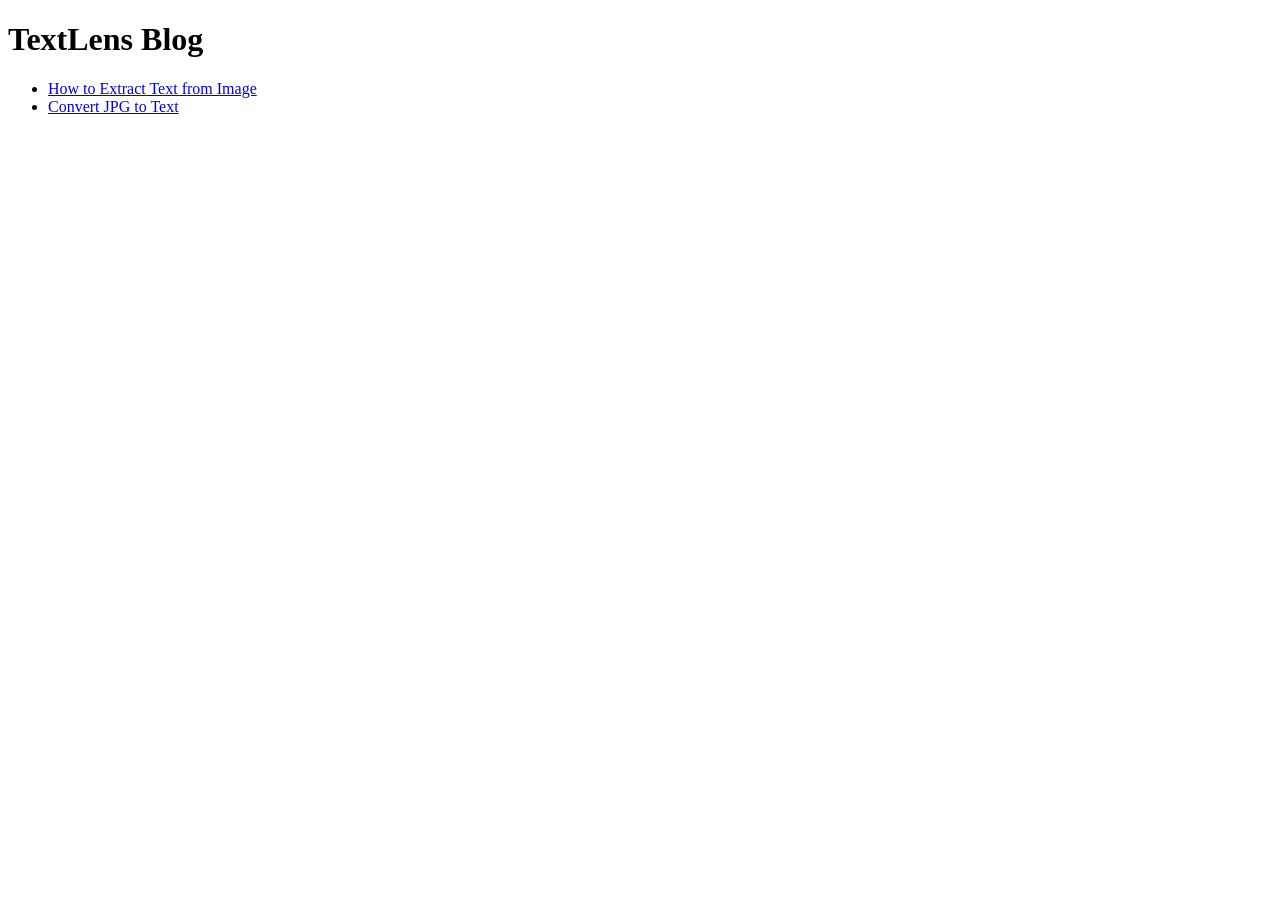
<file: blog/index.html>
<!DOCTYPE html>
<html>
<head>
  <title>Blog - TextLens</title>
</head>
<body>

<h1>TextLens Blog</h1>

<ul>
  <li><a href="post.html?post=extract-text-from-image">How to Extract Text from Image</a></li>
  <li><a href="post.html?post=jpg-to-text">Convert JPG to Text</a></li>
</ul>

</body>
</html>
</file>
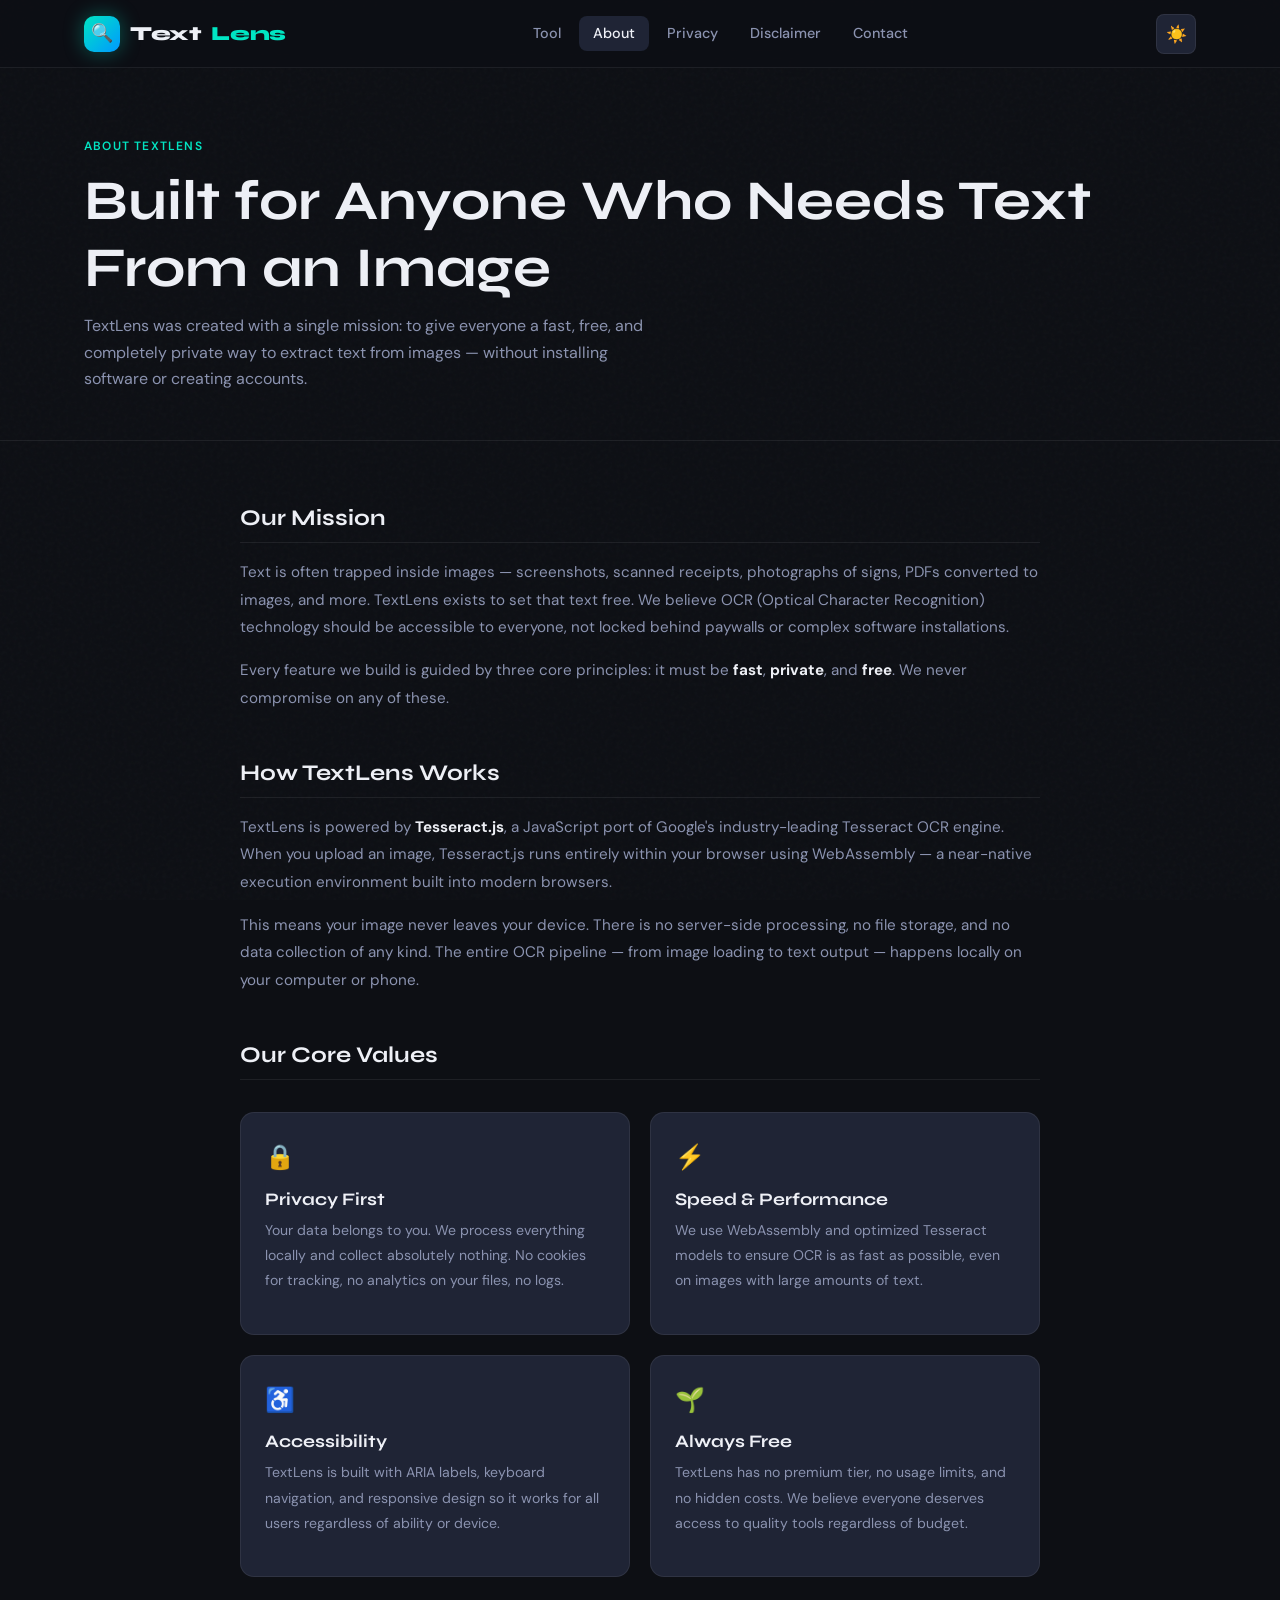
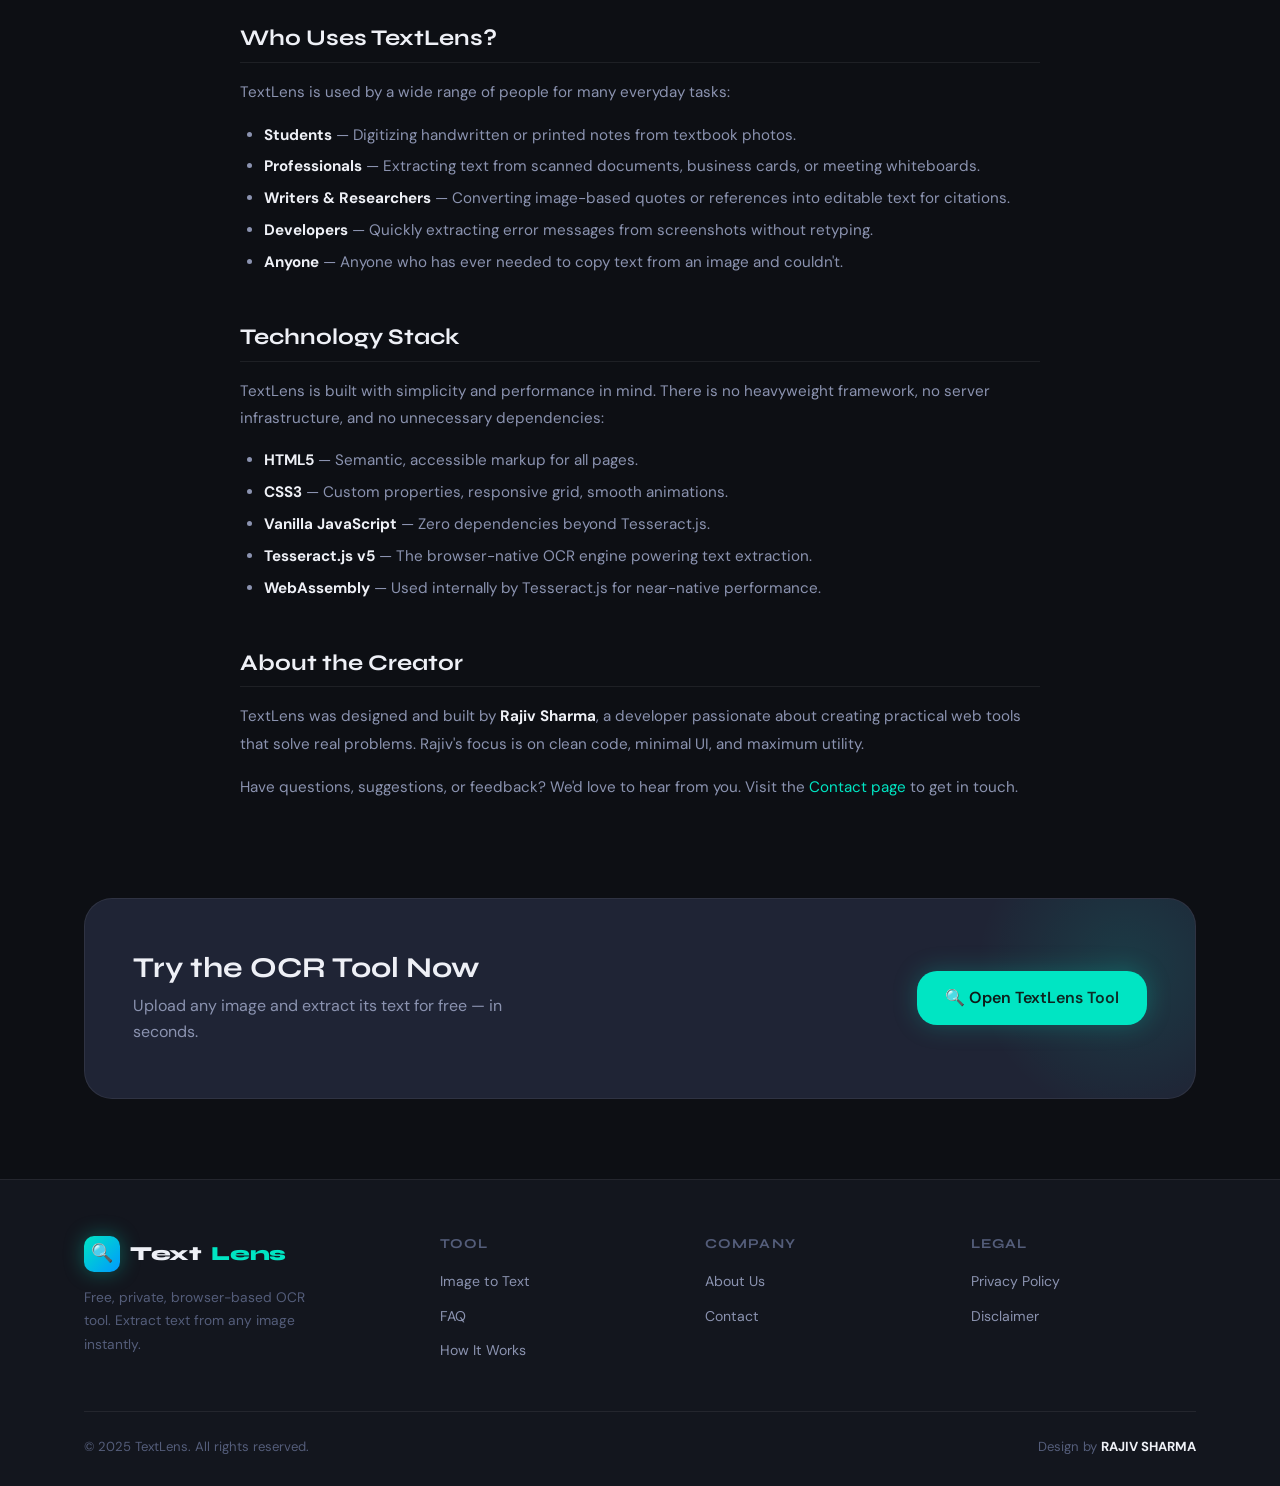
<file: about.html>
<!DOCTYPE html>
<html lang="en" data-theme="dark">
<head>
  <meta charset="UTF-8" />
  <meta name="viewport" content="width=device-width, initial-scale=1.0" />
  <title>About TextLens — Free OCR & Image to Text Tool</title>
  <meta name="description" content="Learn about TextLens, the free browser-based Image to Text OCR tool. Discover our mission to make text extraction fast, private, and accessible to everyone." />
  <meta name="robots" content="index, follow" />
  <link rel="canonical" href="https://textlens.app/about.html" />
  <link rel="stylesheet" href="style.css" />
  <link rel="icon" href="data:image/svg+xml,<svg xmlns='http://www.w3.org/2000/svg' viewBox='0 0 100 100'><text y='.9em' font-size='90'>🔍</text></svg>" />

  <script type="application/ld+json">
  {
    "@context": "https://schema.org",
    "@type": "AboutPage",
    "name": "About TextLens",
    "url": "https://textlens.app/about.html",
    "description": "About page for TextLens OCR tool — the free, private, browser-based image to text converter.",
    "mainEntity": {
      "@type": "Organization",
      "name": "TextLens",
      "url": "https://textlens.app"
    }
  }
  </script>
  <!-- Google tag (gtag.js) -->
<script async src="https://www.googletagmanager.com/gtag/js?id=G-3MMZ5KHRQS"></script>
<script>
  window.dataLayer = window.dataLayer || [];
  function gtag(){dataLayer.push(arguments);}
  gtag('js', new Date());

  gtag('config', 'G-3MMZ5KHRQS');
</script>
</head>
<body>

<nav class="navbar" role="navigation" aria-label="Main navigation">
  <div class="container nav-inner">
    <a href="index.html" class="logo" aria-label="TextLens Home">
      <div class="logo-icon" aria-hidden="true">🔍</div>
      Text<span>Lens</span>
    </a>
    <div class="nav-links" role="menubar">
      <a href="index.html" role="menuitem">Tool</a>
      <a href="about.html" role="menuitem">About</a>
      <a href="privacy-policy.html" role="menuitem">Privacy</a>
      <a href="disclaimer.html" role="menuitem">Disclaimer</a>
      <a href="contact.html" role="menuitem">Contact</a>
    </div>
    <div class="nav-right">
      <button class="theme-toggle" id="theme-toggle" aria-label="Toggle dark/light mode" title="Toggle theme">
        <span id="theme-icon">☀️</span>
      </button>
      <button class="nav-hamburger" id="hamburger" aria-label="Open menu" aria-expanded="false">
        <span></span><span></span><span></span>
      </button>
    </div>
  </div>
</nav>

<div class="mobile-nav" id="mobile-nav" role="menu">
  <a href="index.html" role="menuitem">🔍 OCR Tool</a>
  <a href="about.html" role="menuitem">ℹ️ About</a>
  <a href="privacy-policy.html" role="menuitem">🔒 Privacy Policy</a>
  <a href="disclaimer.html" role="menuitem">📋 Disclaimer</a>
  <a href="contact.html" role="menuitem">✉️ Contact</a>
</div>

<main>
  <!-- Page Hero -->
  <section class="page-hero" aria-labelledby="about-heading">
    <div class="container">
      <div class="section-tag">About TextLens</div>
      <h1 id="about-heading">Built for Anyone Who Needs Text<br>From an Image</h1>
      <p>TextLens was created with a single mission: to give everyone a fast, free, and completely private way to extract text from images — without installing software or creating accounts.</p>
    </div>
  </section>

  <div class="container">
    <div class="content-body">

      <h2>Our Mission</h2>
      <p>
        Text is often trapped inside images — screenshots, scanned receipts, photographs of signs, PDFs converted to images, and more. TextLens exists to set that text free. We believe OCR (Optical Character Recognition) technology should be accessible to everyone, not locked behind paywalls or complex software installations.
      </p>
      <p>
        Every feature we build is guided by three core principles: it must be <strong style="color:var(--text-primary)">fast</strong>, <strong style="color:var(--text-primary)">private</strong>, and <strong style="color:var(--text-primary)">free</strong>. We never compromise on any of these.
      </p>

      <h2>How TextLens Works</h2>
      <p>
        TextLens is powered by <strong style="color:var(--text-primary)">Tesseract.js</strong>, a JavaScript port of Google's industry-leading Tesseract OCR engine. When you upload an image, Tesseract.js runs entirely within your browser using WebAssembly — a near-native execution environment built into modern browsers.
      </p>
      <p>
        This means your image never leaves your device. There is no server-side processing, no file storage, and no data collection of any kind. The entire OCR pipeline — from image loading to text output — happens locally on your computer or phone.
      </p>

      <h2>Our Core Values</h2>

      <div class="about-values">
        <div class="value-card">
          <div class="value-icon">🔒</div>
          <h4>Privacy First</h4>
          <p>Your data belongs to you. We process everything locally and collect absolutely nothing. No cookies for tracking, no analytics on your files, no logs.</p>
        </div>
        <div class="value-card">
          <div class="value-icon">⚡</div>
          <h4>Speed &amp; Performance</h4>
          <p>We use WebAssembly and optimized Tesseract models to ensure OCR is as fast as possible, even on images with large amounts of text.</p>
        </div>
        <div class="value-card">
          <div class="value-icon">♿</div>
          <h4>Accessibility</h4>
          <p>TextLens is built with ARIA labels, keyboard navigation, and responsive design so it works for all users regardless of ability or device.</p>
        </div>
        <div class="value-card">
          <div class="value-icon">🌱</div>
          <h4>Always Free</h4>
          <p>TextLens has no premium tier, no usage limits, and no hidden costs. We believe everyone deserves access to quality tools regardless of budget.</p>
        </div>
      </div>

      <h2>Who Uses TextLens?</h2>
      <p>TextLens is used by a wide range of people for many everyday tasks:</p>
      <ul>
        <li><strong style="color:var(--text-primary)">Students</strong> — Digitizing handwritten or printed notes from textbook photos.</li>
        <li><strong style="color:var(--text-primary)">Professionals</strong> — Extracting text from scanned documents, business cards, or meeting whiteboards.</li>
        <li><strong style="color:var(--text-primary)">Writers &amp; Researchers</strong> — Converting image-based quotes or references into editable text for citations.</li>
        <li><strong style="color:var(--text-primary)">Developers</strong> — Quickly extracting error messages from screenshots without retyping.</li>
        <li><strong style="color:var(--text-primary)">Anyone</strong> — Anyone who has ever needed to copy text from an image and couldn't.</li>
      </ul>

      <h2>Technology Stack</h2>
      <p>TextLens is built with simplicity and performance in mind. There is no heavyweight framework, no server infrastructure, and no unnecessary dependencies:</p>
      <ul>
        <li><strong style="color:var(--text-primary)">HTML5</strong> — Semantic, accessible markup for all pages.</li>
        <li><strong style="color:var(--text-primary)">CSS3</strong> — Custom properties, responsive grid, smooth animations.</li>
        <li><strong style="color:var(--text-primary)">Vanilla JavaScript</strong> — Zero dependencies beyond Tesseract.js.</li>
        <li><strong style="color:var(--text-primary)">Tesseract.js v5</strong> — The browser-native OCR engine powering text extraction.</li>
        <li><strong style="color:var(--text-primary)">WebAssembly</strong> — Used internally by Tesseract.js for near-native performance.</li>
      </ul>

      <h2>About the Creator</h2>
      <p>
        TextLens was designed and built by <strong style="color:var(--text-primary)">Rajiv Sharma</strong>, a developer passionate about creating practical web tools that solve real problems. Rajiv's focus is on clean code, minimal UI, and maximum utility.
      </p>
      <p>
        Have questions, suggestions, or feedback? We'd love to hear from you. Visit the <a href="contact.html">Contact page</a> to get in touch.
      </p>

    </div>

    <!-- CTA -->
    <div class="cta-strip" style="margin-top:0">
      <div>
        <h2>Try the OCR Tool Now</h2>
        <p>Upload any image and extract its text for free — in seconds.</p>
      </div>
      <div class="cta-right">
        <a href="index.html" class="btn btn-primary btn-lg" aria-label="Go to the OCR tool">🔍 Open TextLens Tool</a>
      </div>
    </div>

  </div>
</main>

<footer class="footer" role="contentinfo">
  <div class="container">
    <div class="footer-grid">
      <div class="footer-brand">
        <a href="index.html" class="logo"><div class="logo-icon">🔍</div>Text<span>Lens</span></a>
        <p>Free, private, browser-based OCR tool. Extract text from any image instantly.</p>
      </div>
      <div class="footer-col">
        <h5>Tool</h5>
        <ul>
          <li><a href="index.html">Image to Text</a></li>
          <li><a href="index.html#faq-heading">FAQ</a></li>
          <li><a href="about.html">How It Works</a></li>
        </ul>
      </div>
      <div class="footer-col">
        <h5>Company</h5>
        <ul>
          <li><a href="about.html">About Us</a></li>
          <li><a href="contact.html">Contact</a></li>
        </ul>
      </div>
      <div class="footer-col">
        <h5>Legal</h5>
        <ul>
          <li><a href="privacy-policy.html">Privacy Policy</a></li>
          <li><a href="disclaimer.html">Disclaimer</a></li>
        </ul>
      </div>
    </div>
    <div class="footer-bottom">
      <p>© 2025 TextLens. All rights reserved.</p>
      <p>Design by <strong style="color:var(--text-primary)">RAJIV SHARMA</strong></p>
    </div>
  </div>
</footer>

<div class="toast" id="toast" role="alert" aria-live="assertive">
  <span class="toast-icon">✅</span>
  <span class="toast-msg"></span>
</div>

<script src="script.js"></script>
</body>
</html>
</file>
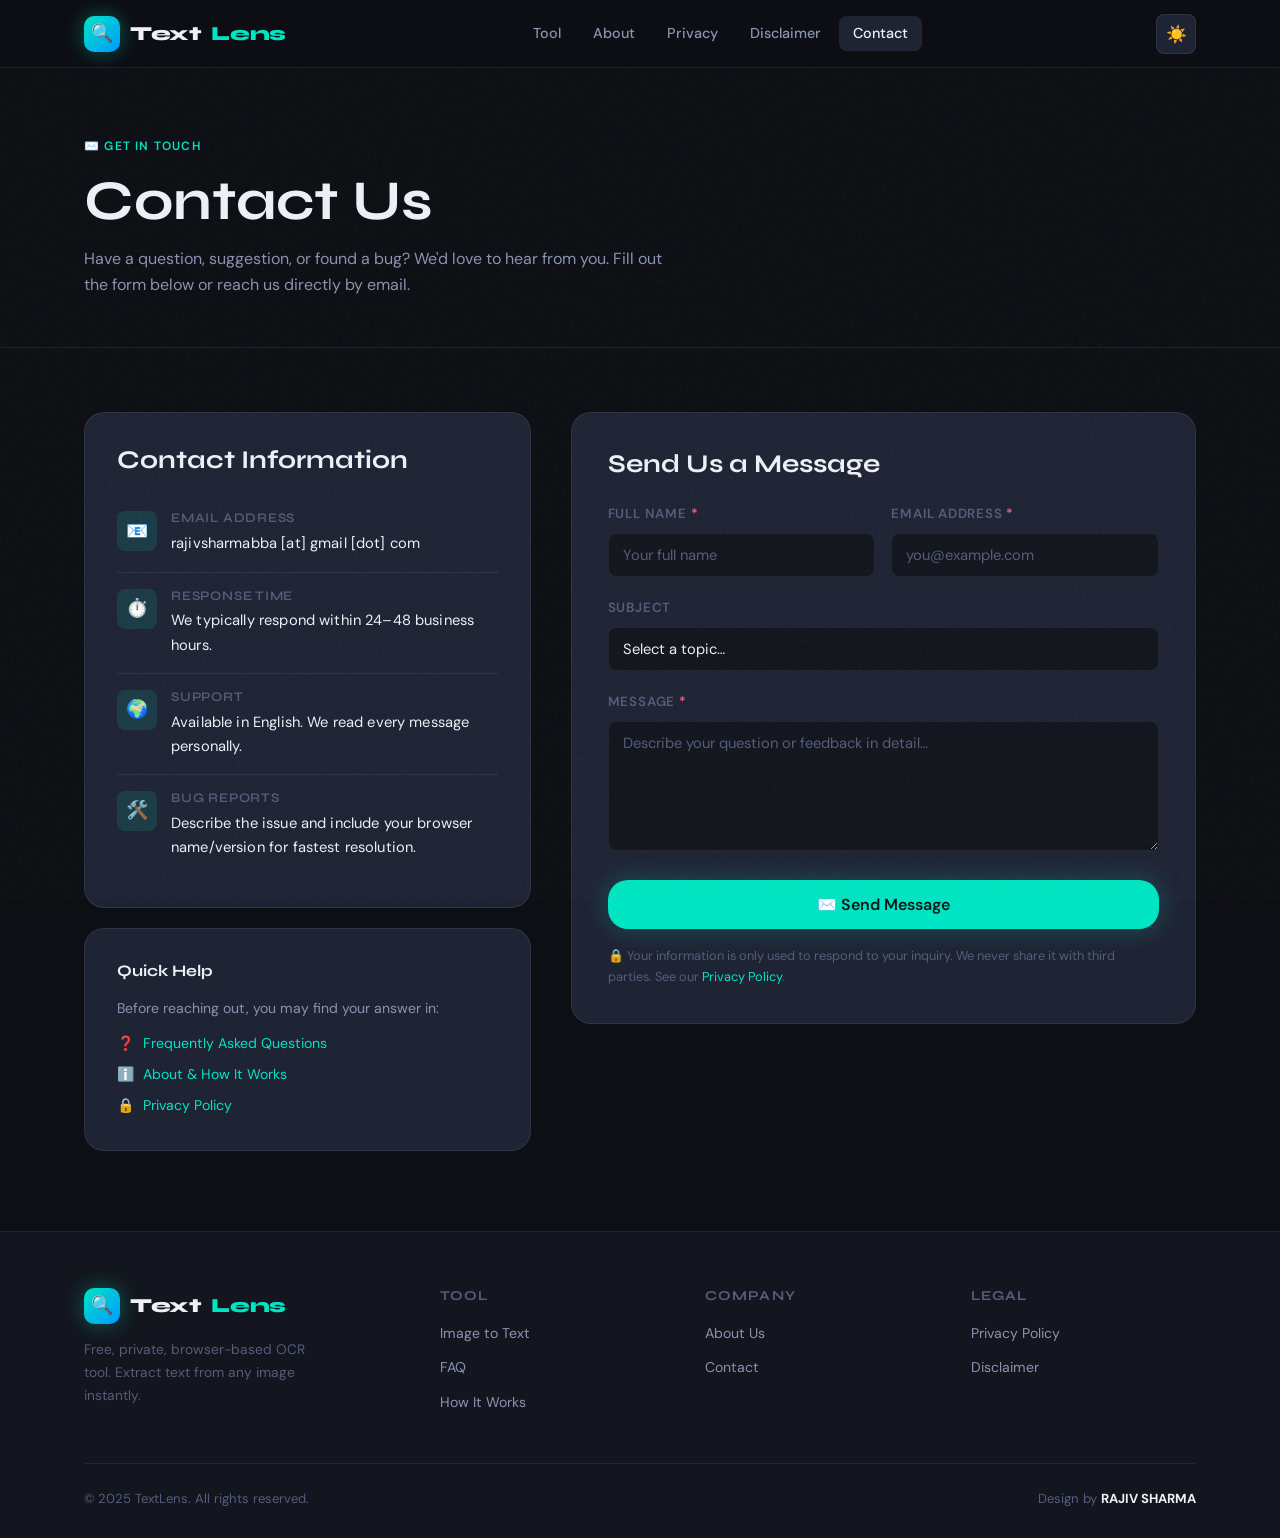
<file: contact.html>
<!DOCTYPE html>
<html lang="en" data-theme="dark">
<head>
  <meta charset="UTF-8" />
  <meta name="viewport" content="width=device-width, initial-scale=1.0" />
  <title>Contact Us — TextLens Image to Text OCR Tool</title>
  <meta name="description" content="Get in touch with the TextLens team. Have a question, suggestion, or feedback about our Image to Text OCR tool? We'd love to hear from you." />
  <meta name="robots" content="index, follow" />
  <link rel="canonical" href="https://textlens.app/contact.html" />
  <link rel="stylesheet" href="style.css" />
  <link rel="icon" href="data:image/svg+xml,<svg xmlns='http://www.w3.org/2000/svg' viewBox='0 0 100 100'><text y='.9em' font-size='90'>🔍</text></svg>" />

  <style>
    /* Extra contact-page styles */
    .contact-feedback {
      margin-top: 16px;
      padding: 12px 16px;
      border-radius: var(--radius-sm);
      font-size: 0.9rem;
      display: none;
    }
    .contact-feedback.success {
      background: var(--accent-dim);
      border: 1px solid rgba(0,229,195,0.3);
      color: var(--accent);
    }
    .contact-feedback.error {
      background: var(--error-bg);
      border: 1px solid rgba(255,95,126,0.3);
      color: var(--error);
    }
    .spinner {
      display: inline-block;
      width: 14px;
      height: 14px;
      border: 2px solid rgba(0,0,0,0.2);
      border-top-color: #0d1a17;
      border-radius: 50%;
      animation: spin 0.8s linear infinite;
      vertical-align: middle;
      margin-right: 6px;
    }
    @keyframes spin { to { transform: rotate(360deg); } }
  </style>
  <!-- Google tag (gtag.js) -->
<script async src="https://www.googletagmanager.com/gtag/js?id=G-3MMZ5KHRQS"></script>
<script>
  window.dataLayer = window.dataLayer || [];
  function gtag(){dataLayer.push(arguments);}
  gtag('js', new Date());

  gtag('config', 'G-3MMZ5KHRQS');
</script>
</head>
<body>

<nav class="navbar" role="navigation" aria-label="Main navigation">
  <div class="container nav-inner">
    <a href="index.html" class="logo" aria-label="TextLens Home">
      <div class="logo-icon" aria-hidden="true">🔍</div>
      Text<span>Lens</span>
    </a>
    <div class="nav-links" role="menubar">
      <a href="index.html" role="menuitem">Tool</a>
      <a href="about.html" role="menuitem">About</a>
      <a href="privacy-policy.html" role="menuitem">Privacy</a>
      <a href="disclaimer.html" role="menuitem">Disclaimer</a>
      <a href="contact.html" role="menuitem">Contact</a>
    </div>
    <div class="nav-right">
      <button class="theme-toggle" id="theme-toggle" aria-label="Toggle dark/light mode" title="Toggle theme">
        <span id="theme-icon">☀️</span>
      </button>
      <button class="nav-hamburger" id="hamburger" aria-label="Open menu" aria-expanded="false">
        <span></span><span></span><span></span>
      </button>
    </div>
  </div>
</nav>

<div class="mobile-nav" id="mobile-nav" role="menu">
  <a href="index.html" role="menuitem">🔍 OCR Tool</a>
  <a href="about.html" role="menuitem">ℹ️ About</a>
  <a href="privacy-policy.html" role="menuitem">🔒 Privacy Policy</a>
  <a href="disclaimer.html" role="menuitem">📋 Disclaimer</a>
  <a href="contact.html" role="menuitem">✉️ Contact</a>
</div>

<main>
  <!-- Page Hero -->
  <section class="page-hero" aria-labelledby="contact-heading">
    <div class="container">
      <div class="section-tag">✉️ Get in Touch</div>
      <h1 id="contact-heading">Contact Us</h1>
      <p>Have a question, suggestion, or found a bug? We'd love to hear from you. Fill out the form below or reach us directly by email.</p>
    </div>
  </section>

  <div class="container">
    <div class="contact-grid" role="main">

      <!-- Contact Info -->
      <aside aria-label="Contact information">
        <div class="contact-info-card">
          <h3>Contact Information</h3>

          <div class="info-item">
            <div class="info-icon" aria-hidden="true">📧</div>
            <div class="info-text">
              <h5>Email Address</h5>
              <p aria-label="Email address: rajivsharmabba at gmail dot com">
                rajivsharmabba [at] gmail [dot] com
              </p>
            </div>
          </div>

          <div class="info-item">
            <div class="info-icon" aria-hidden="true">⏱️</div>
            <div class="info-text">
              <h5>Response Time</h5>
              <p>We typically respond within 24–48 business hours.</p>
            </div>
          </div>

          <div class="info-item">
            <div class="info-icon" aria-hidden="true">🌍</div>
            <div class="info-text">
              <h5>Support</h5>
              <p>Available in English. We read every message personally.</p>
            </div>
          </div>

          <div class="info-item">
            <div class="info-icon" aria-hidden="true">🛠️</div>
            <div class="info-text">
              <h5>Bug Reports</h5>
              <p>Describe the issue and include your browser name/version for fastest resolution.</p>
            </div>
          </div>
        </div>

        <!-- Quick Help -->
        <div class="contact-info-card" style="margin-top:20px">
          <h3 style="font-size:1rem;margin-bottom:16px">Quick Help</h3>
          <p style="font-size:0.88rem;margin-bottom:12px">Before reaching out, you may find your answer in:</p>
          <ul style="display:flex;flex-direction:column;gap:8px">
            <li>
              <a href="index.html#faq-heading" style="font-size:0.88rem;display:flex;align-items:center;gap:8px">
                <span>❓</span> Frequently Asked Questions
              </a>
            </li>
            <li>
              <a href="about.html" style="font-size:0.88rem;display:flex;align-items:center;gap:8px">
                <span>ℹ️</span> About & How It Works
              </a>
            </li>
            <li>
              <a href="privacy-policy.html" style="font-size:0.88rem;display:flex;align-items:center;gap:8px">
                <span>🔒</span> Privacy Policy
              </a>
            </li>
          </ul>
        </div>
      </aside>

      <!-- Contact Form -->
      <section aria-label="Contact form">
        <div class="contact-form-card">
          <h3>Send Us a Message</h3>

          <form id="contact-form" novalidate aria-label="Contact form">

            <div class="form-row">
              <div class="form-group">
                <label for="cf-name">Full Name <span style="color:var(--error)">*</span></label>
                <input
                  type="text"
                  id="cf-name"
                  name="name"
                  placeholder="Your full name"
                  required
                  autocomplete="name"
                  aria-required="true"
                  aria-label="Your full name"
                />
              </div>
              <div class="form-group">
                <label for="cf-email">Email Address <span style="color:var(--error)">*</span></label>
                <input
                  type="email"
                  id="cf-email"
                  name="email"
                  placeholder="you@example.com"
                  required
                  autocomplete="email"
                  aria-required="true"
                  aria-label="Your email address"
                />
              </div>
            </div>

            <div class="form-group">
              <label for="cf-subject">Subject</label>
              <select id="cf-subject" name="subject" aria-label="Message subject">
                <option value="">Select a topic…</option>
                <option value="general">General Inquiry</option>
                <option value="bug">Bug Report</option>
                <option value="feature">Feature Request</option>
                <option value="accuracy">OCR Accuracy Issue</option>
                <option value="privacy">Privacy Question</option>
                <option value="other">Other</option>
              </select>
            </div>

            <div class="form-group">
              <label for="cf-message">Message <span style="color:var(--error)">*</span></label>
              <textarea
                id="cf-message"
                name="message"
                placeholder="Describe your question or feedback in detail…"
                required
                aria-required="true"
                aria-label="Your message"
              ></textarea>
            </div>

            <button type="submit" class="btn btn-primary btn-lg submit-btn" style="width:100%;justify-content:center" aria-label="Send your message">
              ✉️ Send Message
            </button>

            <div id="contact-feedback" class="contact-feedback" role="alert" aria-live="polite"></div>

            <p class="form-note">
              🔒 Your information is only used to respond to your inquiry. We never share it with third parties. See our <a href="privacy-policy.html">Privacy Policy</a>.
            </p>

          </form>
        </div>
      </section>

    </div><!-- /.contact-grid -->
  </div><!-- /.container -->
</main>

<footer class="footer" role="contentinfo">
  <div class="container">
    <div class="footer-grid">
      <div class="footer-brand">
        <a href="index.html" class="logo"><div class="logo-icon">🔍</div>Text<span>Lens</span></a>
        <p>Free, private, browser-based OCR tool. Extract text from any image instantly.</p>
      </div>
      <div class="footer-col">
        <h5>Tool</h5>
        <ul>
          <li><a href="index.html">Image to Text</a></li>
          <li><a href="index.html#faq-heading">FAQ</a></li>
          <li><a href="about.html">How It Works</a></li>
        </ul>
      </div>
      <div class="footer-col">
        <h5>Company</h5>
        <ul>
          <li><a href="about.html">About Us</a></li>
          <li><a href="contact.html">Contact</a></li>
        </ul>
      </div>
      <div class="footer-col">
        <h5>Legal</h5>
        <ul>
          <li><a href="privacy-policy.html">Privacy Policy</a></li>
          <li><a href="disclaimer.html">Disclaimer</a></li>
        </ul>
      </div>
    </div>
    <div class="footer-bottom">
      <p>© 2025 TextLens. All rights reserved.</p>
      <p>Design by <strong style="color:var(--text-primary)">RAJIV SHARMA</strong></p>
    </div>
  </div>
</footer>

<div class="toast" id="toast" role="alert" aria-live="assertive">
  <span class="toast-icon">✅</span>
  <span class="toast-msg"></span>
</div>

<script src="script.js"></script>
</body>
</html>
</file>
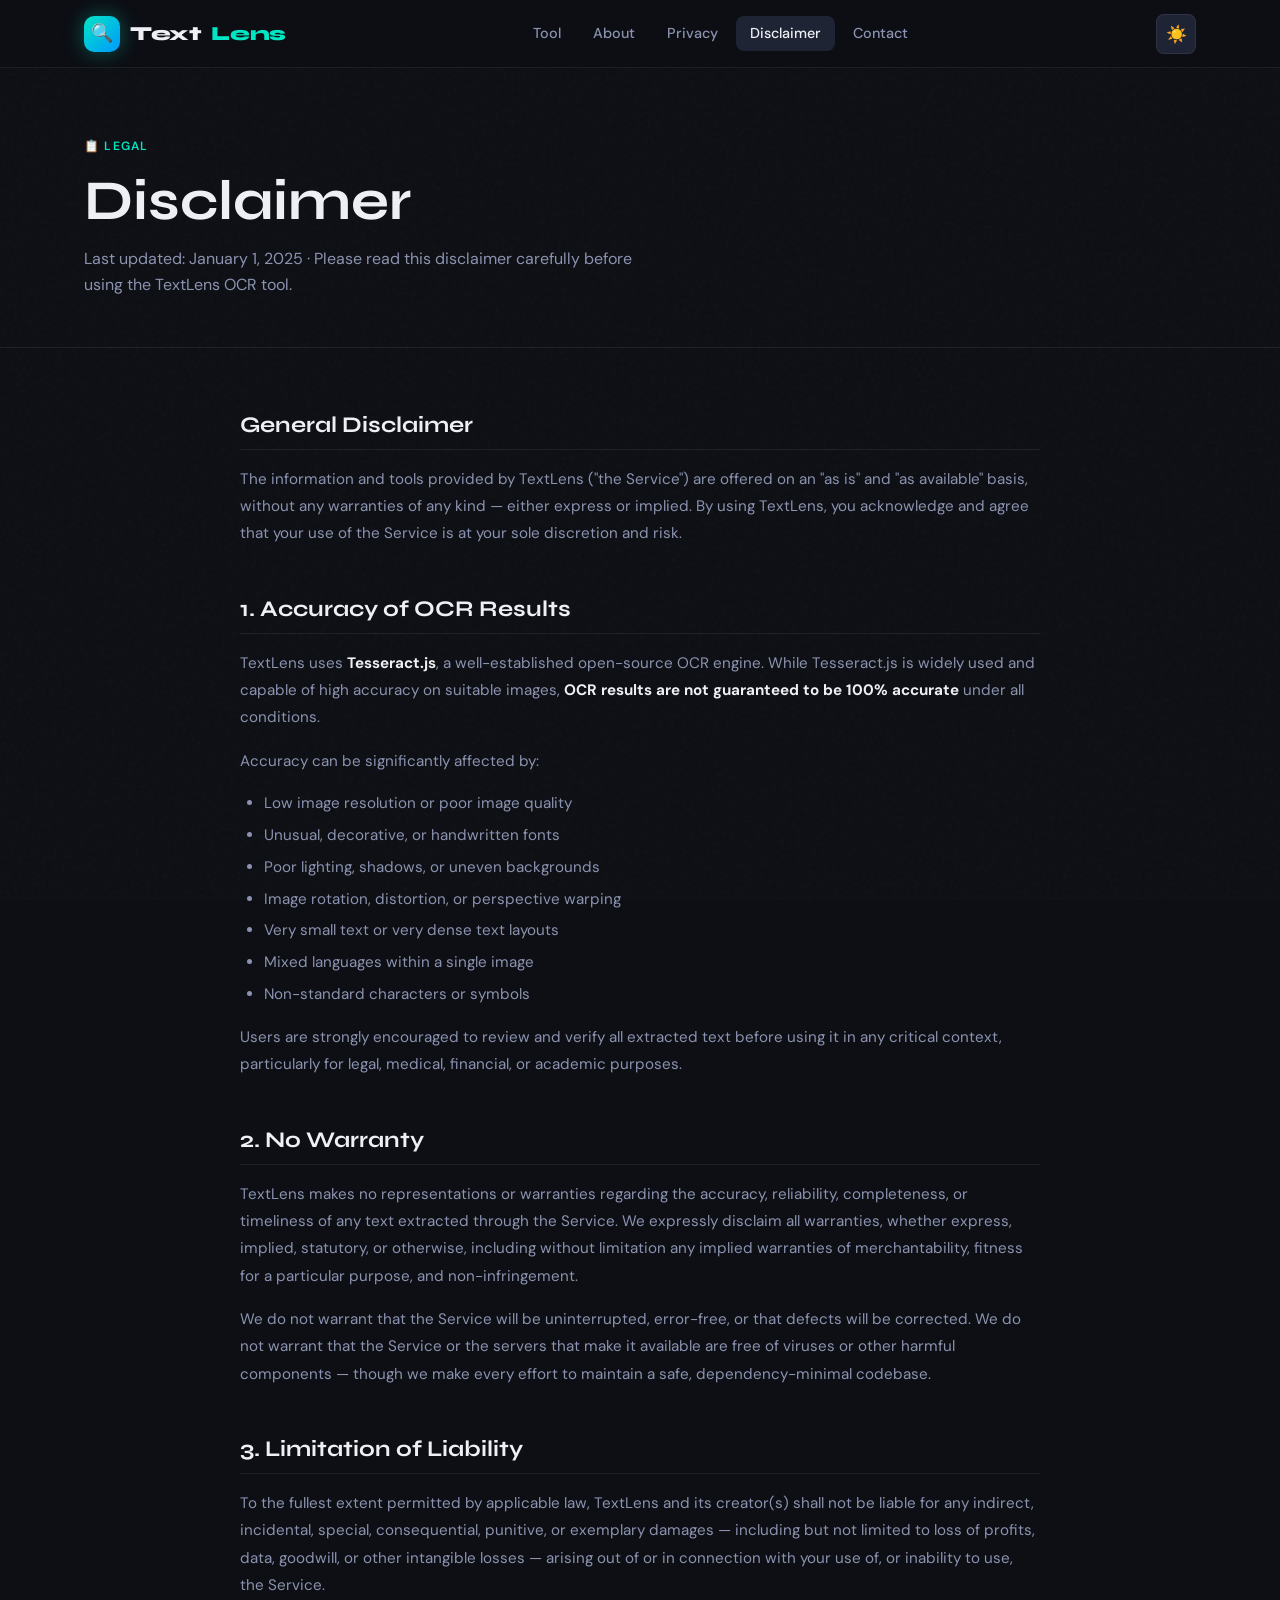
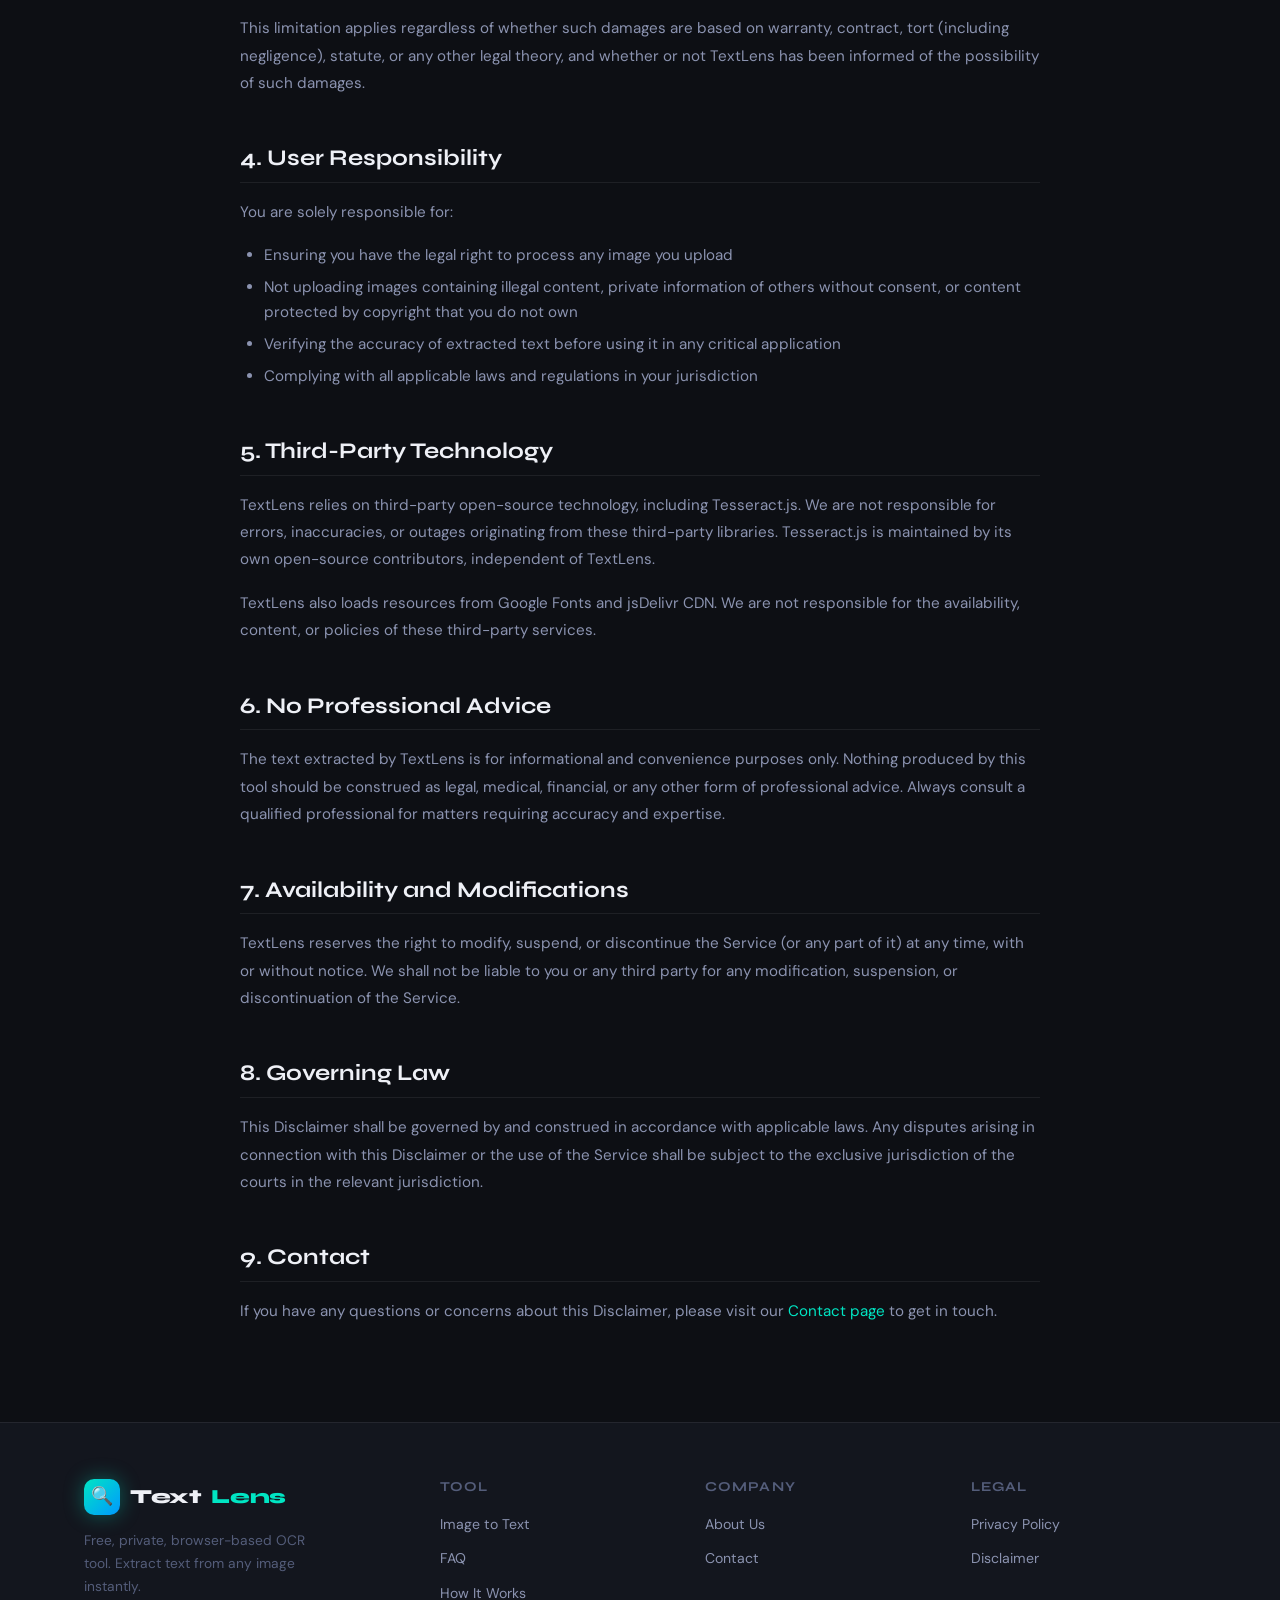
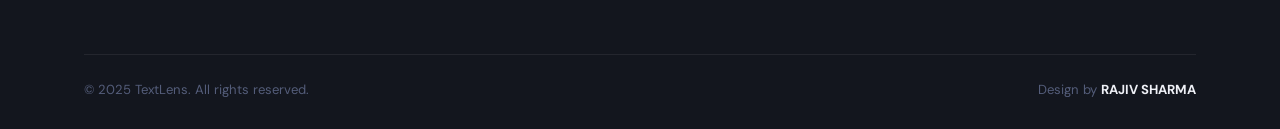
<file: disclaimer.html>
<!DOCTYPE html>
<html lang="en" data-theme="dark">
<head>
  <meta charset="UTF-8" />
  <meta name="viewport" content="width=device-width, initial-scale=1.0" />
  <title>Disclaimer — TextLens Image to Text OCR Tool</title>
  <meta name="description" content="TextLens Disclaimer. Learn about the limitations, accuracy considerations, and terms of use for our free browser-based OCR tool." />
  <meta name="robots" content="index, follow" />
  <link rel="canonical" href="https://textlens.app/disclaimer.html" />
  <link rel="stylesheet" href="style.css" />
  <link rel="icon" href="data:image/svg+xml,<svg xmlns='http://www.w3.org/2000/svg' viewBox='0 0 100 100'><text y='.9em' font-size='90'>🔍</text></svg>" />
  <!-- Google tag (gtag.js) -->
<script async src="https://www.googletagmanager.com/gtag/js?id=G-3MMZ5KHRQS"></script>
<script>
  window.dataLayer = window.dataLayer || [];
  function gtag(){dataLayer.push(arguments);}
  gtag('js', new Date());

  gtag('config', 'G-3MMZ5KHRQS');
</script>
</head>
<body>

<nav class="navbar" role="navigation" aria-label="Main navigation">
  <div class="container nav-inner">
    <a href="index.html" class="logo" aria-label="TextLens Home">
      <div class="logo-icon" aria-hidden="true">🔍</div>
      Text<span>Lens</span>
    </a>
    <div class="nav-links" role="menubar">
      <a href="index.html" role="menuitem">Tool</a>
      <a href="about.html" role="menuitem">About</a>
      <a href="privacy-policy.html" role="menuitem">Privacy</a>
      <a href="disclaimer.html" role="menuitem">Disclaimer</a>
      <a href="contact.html" role="menuitem">Contact</a>
    </div>
    <div class="nav-right">
      <button class="theme-toggle" id="theme-toggle" aria-label="Toggle dark/light mode" title="Toggle theme">
        <span id="theme-icon">☀️</span>
      </button>
      <button class="nav-hamburger" id="hamburger" aria-label="Open menu" aria-expanded="false">
        <span></span><span></span><span></span>
      </button>
    </div>
  </div>
</nav>

<div class="mobile-nav" id="mobile-nav" role="menu">
  <a href="index.html" role="menuitem">🔍 OCR Tool</a>
  <a href="about.html" role="menuitem">ℹ️ About</a>
  <a href="privacy-policy.html" role="menuitem">🔒 Privacy Policy</a>
  <a href="disclaimer.html" role="menuitem">📋 Disclaimer</a>
  <a href="contact.html" role="menuitem">✉️ Contact</a>
</div>

<main>
  <section class="page-hero" aria-labelledby="disclaimer-heading">
    <div class="container">
      <div class="section-tag">📋 Legal</div>
      <h1 id="disclaimer-heading">Disclaimer</h1>
      <p>Last updated: January 1, 2025 · Please read this disclaimer carefully before using the TextLens OCR tool.</p>
    </div>
  </section>

  <div class="container">
    <div class="content-body">

      <h2>General Disclaimer</h2>
      <p>
        The information and tools provided by TextLens ("the Service") are offered on an "as is" and "as available" basis, without any warranties of any kind — either express or implied. By using TextLens, you acknowledge and agree that your use of the Service is at your sole discretion and risk.
      </p>

      <h2>1. Accuracy of OCR Results</h2>
      <p>
        TextLens uses <strong style="color:var(--text-primary)">Tesseract.js</strong>, a well-established open-source OCR engine. While Tesseract.js is widely used and capable of high accuracy on suitable images, <strong style="color:var(--text-primary)">OCR results are not guaranteed to be 100% accurate</strong> under all conditions.
      </p>
      <p>Accuracy can be significantly affected by:</p>
      <ul>
        <li>Low image resolution or poor image quality</li>
        <li>Unusual, decorative, or handwritten fonts</li>
        <li>Poor lighting, shadows, or uneven backgrounds</li>
        <li>Image rotation, distortion, or perspective warping</li>
        <li>Very small text or very dense text layouts</li>
        <li>Mixed languages within a single image</li>
        <li>Non-standard characters or symbols</li>
      </ul>
      <p>
        Users are strongly encouraged to review and verify all extracted text before using it in any critical context, particularly for legal, medical, financial, or academic purposes.
      </p>

      <h2>2. No Warranty</h2>
      <p>
        TextLens makes no representations or warranties regarding the accuracy, reliability, completeness, or timeliness of any text extracted through the Service. We expressly disclaim all warranties, whether express, implied, statutory, or otherwise, including without limitation any implied warranties of merchantability, fitness for a particular purpose, and non-infringement.
      </p>
      <p>
        We do not warrant that the Service will be uninterrupted, error-free, or that defects will be corrected. We do not warrant that the Service or the servers that make it available are free of viruses or other harmful components — though we make every effort to maintain a safe, dependency-minimal codebase.
      </p>

      <h2>3. Limitation of Liability</h2>
      <p>
        To the fullest extent permitted by applicable law, TextLens and its creator(s) shall not be liable for any indirect, incidental, special, consequential, punitive, or exemplary damages — including but not limited to loss of profits, data, goodwill, or other intangible losses — arising out of or in connection with your use of, or inability to use, the Service.
      </p>
      <p>
        This limitation applies regardless of whether such damages are based on warranty, contract, tort (including negligence), statute, or any other legal theory, and whether or not TextLens has been informed of the possibility of such damages.
      </p>

      <h2>4. User Responsibility</h2>
      <p>You are solely responsible for:</p>
      <ul>
        <li>Ensuring you have the legal right to process any image you upload</li>
        <li>Not uploading images containing illegal content, private information of others without consent, or content protected by copyright that you do not own</li>
        <li>Verifying the accuracy of extracted text before using it in any critical application</li>
        <li>Complying with all applicable laws and regulations in your jurisdiction</li>
      </ul>

      <h2>5. Third-Party Technology</h2>
      <p>
        TextLens relies on third-party open-source technology, including Tesseract.js. We are not responsible for errors, inaccuracies, or outages originating from these third-party libraries. Tesseract.js is maintained by its own open-source contributors, independent of TextLens.
      </p>
      <p>
        TextLens also loads resources from Google Fonts and jsDelivr CDN. We are not responsible for the availability, content, or policies of these third-party services.
      </p>

      <h2>6. No Professional Advice</h2>
      <p>
        The text extracted by TextLens is for informational and convenience purposes only. Nothing produced by this tool should be construed as legal, medical, financial, or any other form of professional advice. Always consult a qualified professional for matters requiring accuracy and expertise.
      </p>

      <h2>7. Availability and Modifications</h2>
      <p>
        TextLens reserves the right to modify, suspend, or discontinue the Service (or any part of it) at any time, with or without notice. We shall not be liable to you or any third party for any modification, suspension, or discontinuation of the Service.
      </p>

      <h2>8. Governing Law</h2>
      <p>
        This Disclaimer shall be governed by and construed in accordance with applicable laws. Any disputes arising in connection with this Disclaimer or the use of the Service shall be subject to the exclusive jurisdiction of the courts in the relevant jurisdiction.
      </p>

      <h2>9. Contact</h2>
      <p>
        If you have any questions or concerns about this Disclaimer, please visit our <a href="contact.html">Contact page</a> to get in touch.
      </p>

    </div>
  </div>
</main>

<footer class="footer" role="contentinfo">
  <div class="container">
    <div class="footer-grid">
      <div class="footer-brand">
        <a href="index.html" class="logo"><div class="logo-icon">🔍</div>Text<span>Lens</span></a>
        <p>Free, private, browser-based OCR tool. Extract text from any image instantly.</p>
      </div>
      <div class="footer-col">
        <h5>Tool</h5>
        <ul>
          <li><a href="index.html">Image to Text</a></li>
          <li><a href="index.html#faq-heading">FAQ</a></li>
          <li><a href="about.html">How It Works</a></li>
        </ul>
      </div>
      <div class="footer-col">
        <h5>Company</h5>
        <ul>
          <li><a href="about.html">About Us</a></li>
          <li><a href="contact.html">Contact</a></li>
        </ul>
      </div>
      <div class="footer-col">
        <h5>Legal</h5>
        <ul>
          <li><a href="privacy-policy.html">Privacy Policy</a></li>
          <li><a href="disclaimer.html">Disclaimer</a></li>
        </ul>
      </div>
    </div>
    <div class="footer-bottom">
      <p>© 2025 TextLens. All rights reserved.</p>
      <p>Design by <strong style="color:var(--text-primary)">RAJIV SHARMA</strong></p>
    </div>
  </div>
</footer>

<div class="toast" id="toast" role="alert" aria-live="assertive">
  <span class="toast-icon">✅</span>
  <span class="toast-msg"></span>
</div>

<script src="script.js"></script>
</body>
</html>
</file>
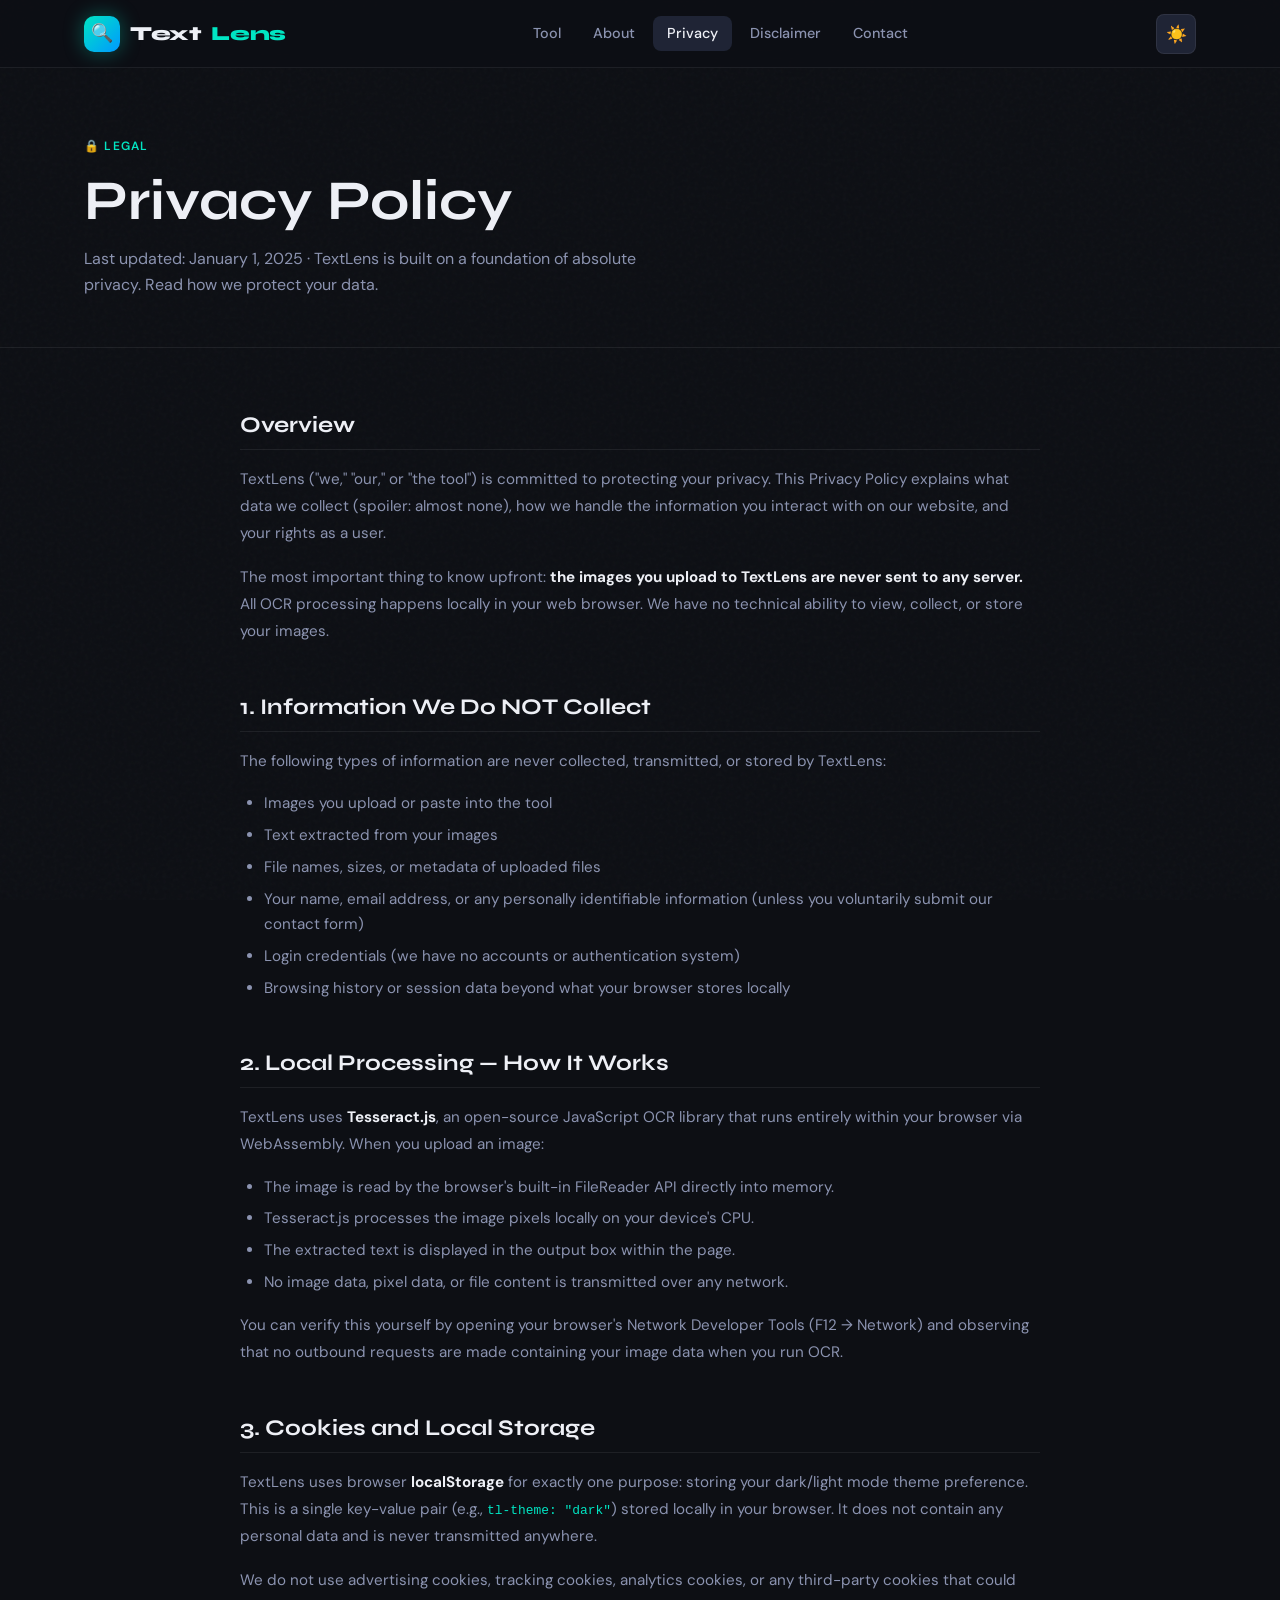
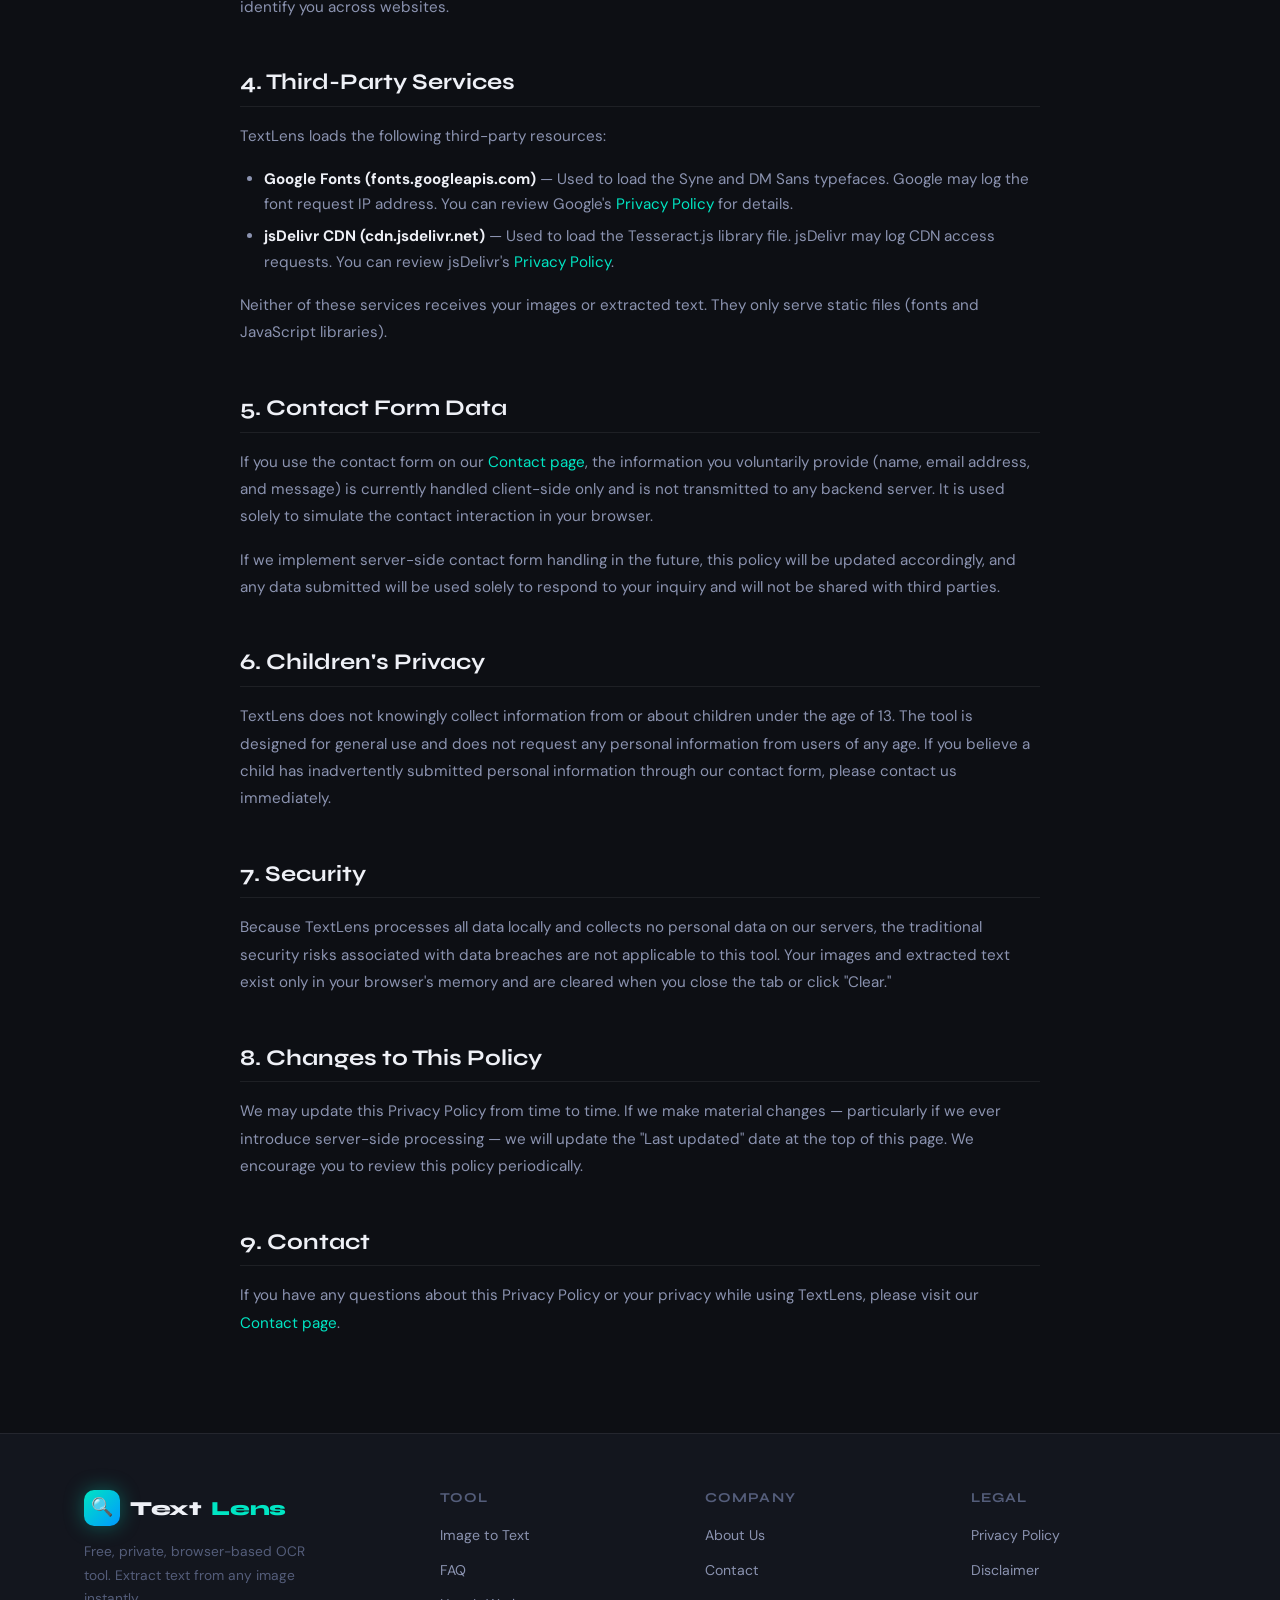
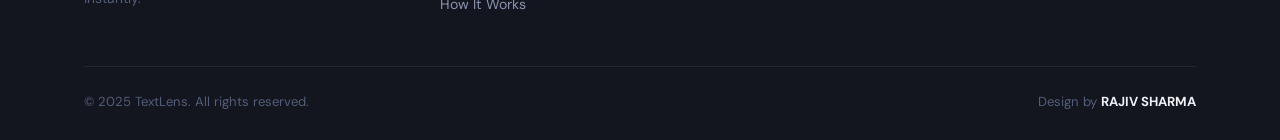
<file: privacy-policy.html>
<!DOCTYPE html>
<html lang="en" data-theme="dark">
<head>
  <meta charset="UTF-8" />
  <meta name="viewport" content="width=device-width, initial-scale=1.0" />
  <title>Privacy Policy — TextLens Image to Text OCR Tool</title>
  <meta name="description" content="TextLens Privacy Policy. We process all images locally in your browser. No data is collected, stored, or transmitted to any server. Your privacy is our top priority." />
  <meta name="robots" content="index, follow" />
  <link rel="canonical" href="https://textlens.app/privacy-policy.html" />
  <link rel="stylesheet" href="style.css" />
  <link rel="icon" href="data:image/svg+xml,<svg xmlns='http://www.w3.org/2000/svg' viewBox='0 0 100 100'><text y='.9em' font-size='90'>🔍</text></svg>" />
  <!-- Google tag (gtag.js) -->
<script async src="https://www.googletagmanager.com/gtag/js?id=G-3MMZ5KHRQS"></script>
<script>
  window.dataLayer = window.dataLayer || [];
  function gtag(){dataLayer.push(arguments);}
  gtag('js', new Date());

  gtag('config', 'G-3MMZ5KHRQS');
</script>
</head>
<body>

<nav class="navbar" role="navigation" aria-label="Main navigation">
  <div class="container nav-inner">
    <a href="index.html" class="logo" aria-label="TextLens Home">
      <div class="logo-icon" aria-hidden="true">🔍</div>
      Text<span>Lens</span>
    </a>
    <div class="nav-links" role="menubar">
      <a href="index.html" role="menuitem">Tool</a>
      <a href="about.html" role="menuitem">About</a>
      <a href="privacy-policy.html" role="menuitem">Privacy</a>
      <a href="disclaimer.html" role="menuitem">Disclaimer</a>
      <a href="contact.html" role="menuitem">Contact</a>
    </div>
    <div class="nav-right">
      <button class="theme-toggle" id="theme-toggle" aria-label="Toggle dark/light mode" title="Toggle theme">
        <span id="theme-icon">☀️</span>
      </button>
      <button class="nav-hamburger" id="hamburger" aria-label="Open menu" aria-expanded="false">
        <span></span><span></span><span></span>
      </button>
    </div>
  </div>
</nav>

<div class="mobile-nav" id="mobile-nav" role="menu">
  <a href="index.html" role="menuitem">🔍 OCR Tool</a>
  <a href="about.html" role="menuitem">ℹ️ About</a>
  <a href="privacy-policy.html" role="menuitem">🔒 Privacy Policy</a>
  <a href="disclaimer.html" role="menuitem">📋 Disclaimer</a>
  <a href="contact.html" role="menuitem">✉️ Contact</a>
</div>

<main>
  <section class="page-hero" aria-labelledby="privacy-heading">
    <div class="container">
      <div class="section-tag">🔒 Legal</div>
      <h1 id="privacy-heading">Privacy Policy</h1>
      <p>Last updated: January 1, 2025 · TextLens is built on a foundation of absolute privacy. Read how we protect your data.</p>
    </div>
  </section>

  <div class="container">
    <div class="content-body">

      <h2>Overview</h2>
      <p>
        TextLens ("we," "our," or "the tool") is committed to protecting your privacy. This Privacy Policy explains what data we collect (spoiler: almost none), how we handle the information you interact with on our website, and your rights as a user.
      </p>
      <p>
        The most important thing to know upfront: <strong style="color:var(--text-primary)">the images you upload to TextLens are never sent to any server.</strong> All OCR processing happens locally in your web browser. We have no technical ability to view, collect, or store your images.
      </p>

      <h2>1. Information We Do NOT Collect</h2>
      <p>The following types of information are never collected, transmitted, or stored by TextLens:</p>
      <ul>
        <li>Images you upload or paste into the tool</li>
        <li>Text extracted from your images</li>
        <li>File names, sizes, or metadata of uploaded files</li>
        <li>Your name, email address, or any personally identifiable information (unless you voluntarily submit our contact form)</li>
        <li>Login credentials (we have no accounts or authentication system)</li>
        <li>Browsing history or session data beyond what your browser stores locally</li>
      </ul>

      <h2>2. Local Processing — How It Works</h2>
      <p>
        TextLens uses <strong style="color:var(--text-primary)">Tesseract.js</strong>, an open-source JavaScript OCR library that runs entirely within your browser via WebAssembly. When you upload an image:
      </p>
      <ul>
        <li>The image is read by the browser's built-in FileReader API directly into memory.</li>
        <li>Tesseract.js processes the image pixels locally on your device's CPU.</li>
        <li>The extracted text is displayed in the output box within the page.</li>
        <li>No image data, pixel data, or file content is transmitted over any network.</li>
      </ul>
      <p>You can verify this yourself by opening your browser's Network Developer Tools (F12 → Network) and observing that no outbound requests are made containing your image data when you run OCR.</p>

      <h2>3. Cookies and Local Storage</h2>
      <p>TextLens uses browser <strong style="color:var(--text-primary)">localStorage</strong> for exactly one purpose: storing your dark/light mode theme preference. This is a single key-value pair (e.g., <code style="color:var(--accent);font-size:0.85em">tl-theme: "dark"</code>) stored locally in your browser. It does not contain any personal data and is never transmitted anywhere.</p>
      <p>We do not use advertising cookies, tracking cookies, analytics cookies, or any third-party cookies that could identify you across websites.</p>

      <h2>4. Third-Party Services</h2>
      <p>TextLens loads the following third-party resources:</p>
      <ul>
        <li><strong style="color:var(--text-primary)">Google Fonts (fonts.googleapis.com)</strong> — Used to load the Syne and DM Sans typefaces. Google may log the font request IP address. You can review Google's <a href="https://policies.google.com/privacy" target="_blank" rel="noopener noreferrer">Privacy Policy</a> for details.</li>
        <li><strong style="color:var(--text-primary)">jsDelivr CDN (cdn.jsdelivr.net)</strong> — Used to load the Tesseract.js library file. jsDelivr may log CDN access requests. You can review jsDelivr's <a href="https://www.jsdelivr.com/privacy-policy-jsdelivr-net" target="_blank" rel="noopener noreferrer">Privacy Policy</a>.</li>
      </ul>
      <p>Neither of these services receives your images or extracted text. They only serve static files (fonts and JavaScript libraries).</p>

      <h2>5. Contact Form Data</h2>
      <p>
        If you use the contact form on our <a href="contact.html">Contact page</a>, the information you voluntarily provide (name, email address, and message) is currently handled client-side only and is not transmitted to any backend server. It is used solely to simulate the contact interaction in your browser.
      </p>
      <p>If we implement server-side contact form handling in the future, this policy will be updated accordingly, and any data submitted will be used solely to respond to your inquiry and will not be shared with third parties.</p>

      <h2>6. Children's Privacy</h2>
      <p>
        TextLens does not knowingly collect information from or about children under the age of 13. The tool is designed for general use and does not request any personal information from users of any age. If you believe a child has inadvertently submitted personal information through our contact form, please contact us immediately.
      </p>

      <h2>7. Security</h2>
      <p>
        Because TextLens processes all data locally and collects no personal data on our servers, the traditional security risks associated with data breaches are not applicable to this tool. Your images and extracted text exist only in your browser's memory and are cleared when you close the tab or click "Clear."
      </p>

      <h2>8. Changes to This Policy</h2>
      <p>
        We may update this Privacy Policy from time to time. If we make material changes — particularly if we ever introduce server-side processing — we will update the "Last updated" date at the top of this page. We encourage you to review this policy periodically.
      </p>

      <h2>9. Contact</h2>
      <p>
        If you have any questions about this Privacy Policy or your privacy while using TextLens, please visit our <a href="contact.html">Contact page</a>.
      </p>

    </div>
  </div>
</main>

<footer class="footer" role="contentinfo">
  <div class="container">
    <div class="footer-grid">
      <div class="footer-brand">
        <a href="index.html" class="logo"><div class="logo-icon">🔍</div>Text<span>Lens</span></a>
        <p>Free, private, browser-based OCR tool. Extract text from any image instantly.</p>
      </div>
      <div class="footer-col">
        <h5>Tool</h5>
        <ul>
          <li><a href="index.html">Image to Text</a></li>
          <li><a href="index.html#faq-heading">FAQ</a></li>
          <li><a href="about.html">How It Works</a></li>
        </ul>
      </div>
      <div class="footer-col">
        <h5>Company</h5>
        <ul>
          <li><a href="about.html">About Us</a></li>
          <li><a href="contact.html">Contact</a></li>
        </ul>
      </div>
      <div class="footer-col">
        <h5>Legal</h5>
        <ul>
          <li><a href="privacy-policy.html">Privacy Policy</a></li>
          <li><a href="disclaimer.html">Disclaimer</a></li>
        </ul>
      </div>
    </div>
    <div class="footer-bottom">
      <p>© 2025 TextLens. All rights reserved.</p>
      <p>Design by <strong style="color:var(--text-primary)">RAJIV SHARMA</strong></p>
    </div>
  </div>
</footer>

<div class="toast" id="toast" role="alert" aria-live="assertive">
  <span class="toast-icon">✅</span>
  <span class="toast-msg"></span>
</div>

<script src="script.js"></script>
</body>
</html>
</file>
<file: style.css>
/* ============================================================
   TextLens OCR — Global Stylesheet
   Design: Refined dark-mode-first SaaS aesthetic
   ============================================================ */

@import url('https://fonts.googleapis.com/css2?family=Syne:wght@400;500;600;700;800&family=DM+Sans:ital,opsz,wght@0,9..40,300;0,9..40,400;0,9..40,500;1,9..40,300&display=swap');

/* ── CSS Variables ── */
:root {
  --bg:           #0d0f14;
  --bg-2:         #13161e;
  --bg-3:         #1a1e2a;
  --surface:      #1f2435;
  --surface-2:    #252a3a;
  --border:       rgba(255,255,255,0.07);
  --border-2:     rgba(255,255,255,0.12);
  --accent:       #00e5c3;
  --accent-dim:   rgba(0,229,195,0.12);
  --accent-glow:  rgba(0,229,195,0.25);
  --text-primary: #eef0f6;
  --text-secondary:#8b93b0;
  --text-muted:   #545d7a;
  --error:        #ff5f7e;
  --error-bg:     rgba(255,95,126,0.1);
  --success:      #00e5c3;
  --radius-sm:    8px;
  --radius-md:    14px;
  --radius-lg:    20px;
  --radius-xl:    28px;
  --shadow-sm:    0 2px 12px rgba(0,0,0,0.3);
  --shadow-md:    0 8px 32px rgba(0,0,0,0.4);
  --shadow-lg:    0 20px 60px rgba(0,0,0,0.5);
  --shadow-accent:0 0 40px rgba(0,229,195,0.15);
  --transition:   all 0.22s cubic-bezier(0.4,0,0.2,1);
  --nav-height:   68px;
  --font-display: 'Syne', sans-serif;
  --font-body:    'DM Sans', sans-serif;
}

[data-theme="light"] {
  --bg:           #f4f6fb;
  --bg-2:         #edf0f7;
  --bg-3:         #e5e9f3;
  --surface:      #ffffff;
  --surface-2:    #f8f9fc;
  --border:       rgba(0,0,0,0.07);
  --border-2:     rgba(0,0,0,0.13);
  --accent:       #00b89d;
  --accent-dim:   rgba(0,184,157,0.10);
  --accent-glow:  rgba(0,184,157,0.20);
  --text-primary: #111827;
  --text-secondary:#4b5680;
  --text-muted:   #8d96b5;
  --error:        #e0395a;
  --error-bg:     rgba(224,57,90,0.08);
  --shadow-sm:    0 2px 12px rgba(0,0,0,0.06);
  --shadow-md:    0 8px 32px rgba(0,0,0,0.1);
  --shadow-lg:    0 20px 60px rgba(0,0,0,0.12);
  --shadow-accent:0 0 40px rgba(0,184,157,0.12);
}

/* ── Reset & Base ── */
*, *::before, *::after { box-sizing: border-box; margin: 0; padding: 0; }

html {
  scroll-behavior: smooth;
  font-size: 16px;
  -webkit-font-smoothing: antialiased;
  -moz-osx-font-smoothing: grayscale;
}

body {
  font-family: var(--font-body);
  background: var(--bg);
  color: var(--text-primary);
  line-height: 1.65;
  transition: background 0.3s ease, color 0.3s ease;
  min-height: 100vh;
  display: flex;
  flex-direction: column;
  overflow-x: hidden;
}

main { flex: 1; }

img { max-width: 100%; height: auto; display: block; }
a { color: var(--accent); text-decoration: none; transition: var(--transition); }
a:hover { opacity: 0.85; }
ul, ol { list-style: none; }
button { cursor: pointer; border: none; background: none; font-family: var(--font-body); }

/* ── Scrollbar ── */
::-webkit-scrollbar { width: 6px; height: 6px; }
::-webkit-scrollbar-track { background: var(--bg-2); }
::-webkit-scrollbar-thumb { background: var(--surface-2); border-radius: 99px; }
::-webkit-scrollbar-thumb:hover { background: var(--text-muted); }

/* ── Typography ── */
h1,h2,h3,h4,h5,h6 { font-family: var(--font-display); font-weight: 700; line-height: 1.2; }
h1 { font-size: clamp(2rem, 5vw, 3.5rem); }
h2 { font-size: clamp(1.6rem, 3.5vw, 2.4rem); }
h3 { font-size: clamp(1.2rem, 2.5vw, 1.6rem); }
h4 { font-size: 1.1rem; }
p { color: var(--text-secondary); }

/* ── Container ── */
.container {
  width: 100%;
  max-width: 1160px;
  margin: 0 auto;
  padding: 0 24px;
}

/* ── Noise Overlay ── */
body::before {
  content: '';
  position: fixed;
  inset: 0;
  background-image: url("data:image/svg+xml,%3Csvg viewBox='0 0 256 256' xmlns='http://www.w3.org/2000/svg'%3E%3Cfilter id='noise'%3E%3CfeTurbulence type='fractalNoise' baseFrequency='0.9' numOctaves='4' stitchTiles='stitch'/%3E%3C/filter%3E%3Crect width='100%25' height='100%25' filter='url(%23noise)' opacity='0.04'/%3E%3C/svg%3E");
  pointer-events: none;
  z-index: 0;
  opacity: 0.6;
}

/* ============================================================
   NAVBAR
   ============================================================ */
.navbar {
  position: sticky;
  top: 0;
  z-index: 100;
  height: var(--nav-height);
  background: rgba(13,15,20,0.85);
  backdrop-filter: blur(20px) saturate(160%);
  -webkit-backdrop-filter: blur(20px) saturate(160%);
  border-bottom: 1px solid var(--border);
  transition: var(--transition);
}

[data-theme="light"] .navbar {
  background: rgba(244,246,251,0.88);
}

.nav-inner {
  display: flex;
  align-items: center;
  justify-content: space-between;
  height: 100%;
}

.logo {
  display: flex;
  align-items: center;
  gap: 10px;
  font-family: var(--font-display);
  font-weight: 800;
  font-size: 1.25rem;
  color: var(--text-primary);
  letter-spacing: -0.02em;
}

.logo-icon {
  width: 36px;
  height: 36px;
  background: linear-gradient(135deg, var(--accent), #0099ff);
  border-radius: 10px;
  display: flex;
  align-items: center;
  justify-content: center;
  font-size: 18px;
  flex-shrink: 0;
  box-shadow: 0 0 20px rgba(0,229,195,0.35);
}

.logo span { color: var(--accent); }

.nav-links {
  display: flex;
  align-items: center;
  gap: 4px;
}

.nav-links a {
  color: var(--text-secondary);
  font-size: 0.9rem;
  font-weight: 500;
  padding: 6px 14px;
  border-radius: var(--radius-sm);
  transition: var(--transition);
}

.nav-links a:hover,
.nav-links a.active {
  color: var(--text-primary);
  background: var(--surface);
}

.nav-right {
  display: flex;
  align-items: center;
  gap: 12px;
}

/* Theme Toggle */
.theme-toggle {
  width: 40px;
  height: 40px;
  border-radius: var(--radius-sm);
  background: var(--surface);
  border: 1px solid var(--border);
  display: flex;
  align-items: center;
  justify-content: center;
  color: var(--text-secondary);
  font-size: 17px;
  transition: var(--transition);
}

.theme-toggle:hover {
  background: var(--surface-2);
  color: var(--text-primary);
  border-color: var(--border-2);
}

/* Hamburger */
.nav-hamburger {
  display: none;
  flex-direction: column;
  gap: 5px;
  width: 40px;
  height: 40px;
  align-items: center;
  justify-content: center;
  border-radius: var(--radius-sm);
  background: var(--surface);
  border: 1px solid var(--border);
}

.nav-hamburger span {
  display: block;
  width: 18px;
  height: 2px;
  background: var(--text-secondary);
  border-radius: 2px;
  transition: var(--transition);
}

/* Mobile Nav */
.mobile-nav {
  display: none;
  position: fixed;
  top: var(--nav-height);
  left: 0;
  right: 0;
  background: var(--bg-2);
  border-bottom: 1px solid var(--border);
  padding: 16px 24px;
  z-index: 99;
  flex-direction: column;
  gap: 4px;
  box-shadow: var(--shadow-md);
}

.mobile-nav.open { display: flex; }

.mobile-nav a {
  color: var(--text-secondary);
  font-weight: 500;
  padding: 10px 14px;
  border-radius: var(--radius-sm);
  transition: var(--transition);
}

.mobile-nav a:hover,
.mobile-nav a.active {
  color: var(--text-primary);
  background: var(--surface);
}

/* ============================================================
   HERO SECTION
   ============================================================ */
.hero {
  padding: 72px 0 56px;
  text-align: center;
  position: relative;
}

.hero::before {
  content: '';
  position: absolute;
  top: -100px;
  left: 50%;
  transform: translateX(-50%);
  width: 700px;
  height: 500px;
  background: radial-gradient(ellipse at center, rgba(0,229,195,0.08) 0%, transparent 70%);
  pointer-events: none;
}

.hero-badge {
  display: inline-flex;
  align-items: center;
  gap: 6px;
  background: var(--accent-dim);
  border: 1px solid rgba(0,229,195,0.2);
  color: var(--accent);
  font-size: 0.78rem;
  font-weight: 600;
  padding: 5px 14px;
  border-radius: 99px;
  margin-bottom: 24px;
  letter-spacing: 0.06em;
  text-transform: uppercase;
}

.hero h1 {
  margin-bottom: 18px;
  color: var(--text-primary);
  letter-spacing: -0.02em;
}

.hero h1 em {
  font-style: normal;
  color: var(--accent);
  position: relative;
}

.hero-sub {
  font-size: 1.05rem;
  max-width: 560px;
  margin: 0 auto 48px;
  color: var(--text-secondary);
  font-weight: 300;
  line-height: 1.75;
}

.hero-stats {
  display: flex;
  justify-content: center;
  gap: 40px;
  flex-wrap: wrap;
  margin-top: 40px;
}

.stat-item {
  text-align: center;
}

.stat-number {
  font-family: var(--font-display);
  font-size: 1.6rem;
  font-weight: 800;
  color: var(--text-primary);
  line-height: 1;
}

.stat-label {
  font-size: 0.8rem;
  color: var(--text-muted);
  margin-top: 4px;
}

/* ============================================================
   OCR TOOL CARD
   ============================================================ */
.tool-section {
  padding-bottom: 80px;
}

.tool-card {
  background: var(--surface);
  border: 1px solid var(--border);
  border-radius: var(--radius-xl);
  overflow: hidden;
  box-shadow: var(--shadow-lg), var(--shadow-accent);
  position: relative;
}

.tool-card::before {
  content: '';
  position: absolute;
  top: 0; left: 0; right: 0;
  height: 1px;
  background: linear-gradient(90deg, transparent, var(--accent), transparent);
  opacity: 0.5;
}

/* Upload Panel */
.upload-panel {
  padding: 36px;
  border-bottom: 1px solid var(--border);
}

.panel-label {
  display: flex;
  align-items: center;
  gap: 8px;
  font-family: var(--font-display);
  font-size: 0.8rem;
  font-weight: 600;
  text-transform: uppercase;
  letter-spacing: 0.1em;
  color: var(--text-muted);
  margin-bottom: 20px;
}

.panel-label .dot {
  width: 6px;
  height: 6px;
  border-radius: 50%;
  background: var(--accent);
  box-shadow: 0 0 8px var(--accent);
}

/* Drop Zone */
.drop-zone {
  border: 2px dashed var(--border-2);
  border-radius: var(--radius-lg);
  padding: 52px 24px;
  text-align: center;
  transition: var(--transition);
  background: var(--bg-2);
  cursor: pointer;
  position: relative;
  overflow: hidden;
}

.drop-zone::before {
  content: '';
  position: absolute;
  inset: 0;
  background: radial-gradient(ellipse at center, var(--accent-dim) 0%, transparent 70%);
  opacity: 0;
  transition: opacity 0.3s ease;
}

.drop-zone.drag-over {
  border-color: var(--accent);
  background: var(--bg-3);
}

.drop-zone.drag-over::before { opacity: 1; }

.drop-zone.has-image {
  border-style: solid;
  border-color: var(--accent);
  padding: 16px;
}

.drop-icon {
  width: 64px;
  height: 64px;
  background: var(--surface);
  border-radius: var(--radius-md);
  display: flex;
  align-items: center;
  justify-content: center;
  font-size: 28px;
  margin: 0 auto 20px;
  border: 1px solid var(--border);
  transition: var(--transition);
}

.drop-zone:hover .drop-icon {
  border-color: var(--accent);
  background: var(--accent-dim);
}

.drop-zone h3 {
  font-size: 1.1rem;
  margin-bottom: 8px;
  color: var(--text-primary);
}

.drop-zone p {
  font-size: 0.88rem;
  color: var(--text-muted);
  margin-bottom: 20px;
}

.drop-zone .or-divider {
  font-size: 0.78rem;
  color: var(--text-muted);
  position: relative;
  margin: 16px 0;
  display: flex;
  align-items: center;
  gap: 12px;
  max-width: 240px;
  margin-left: auto;
  margin-right: auto;
}

.drop-zone .or-divider::before,
.drop-zone .or-divider::after {
  content: '';
  flex: 1;
  height: 1px;
  background: var(--border-2);
}

/* Preview */
#preview-container {
  display: none;
  position: relative;
}

#preview-container.visible { display: block; }

#image-preview {
  width: 100%;
  max-height: 340px;
  object-fit: contain;
  border-radius: var(--radius-md);
  background: var(--bg);
}

.preview-overlay {
  position: absolute;
  top: 10px;
  right: 10px;
  display: flex;
  gap: 8px;
}

/* Buttons */
.btn {
  display: inline-flex;
  align-items: center;
  gap: 8px;
  font-family: var(--font-body);
  font-weight: 500;
  font-size: 0.9rem;
  padding: 10px 20px;
  border-radius: var(--radius-md);
  transition: var(--transition);
  white-space: nowrap;
}

.btn-primary {
  background: var(--accent);
  color: #0d1a17;
  font-weight: 600;
  box-shadow: 0 0 24px var(--accent-glow);
}

.btn-primary:hover {
  transform: translateY(-1px);
  box-shadow: 0 4px 28px var(--accent-glow);
  opacity: 0.95;
}

.btn-primary:active { transform: translateY(0); }

.btn-secondary {
  background: var(--surface-2);
  color: var(--text-secondary);
  border: 1px solid var(--border);
}

.btn-secondary:hover {
  background: var(--surface);
  color: var(--text-primary);
  border-color: var(--border-2);
}

.btn-ghost {
  background: transparent;
  color: var(--text-secondary);
  border: 1px solid var(--border);
}

.btn-ghost:hover {
  background: var(--surface);
  color: var(--text-primary);
}

.btn-danger {
  background: var(--error-bg);
  color: var(--error);
  border: 1px solid rgba(255,95,126,0.2);
}

.btn-danger:hover {
  background: rgba(255,95,126,0.18);
}

.btn-sm {
  font-size: 0.82rem;
  padding: 7px 14px;
  gap: 6px;
}

.btn-lg {
  font-size: 1rem;
  padding: 14px 28px;
  border-radius: var(--radius-lg);
}

.btn-icon {
  width: 36px;
  height: 36px;
  padding: 0;
  justify-content: center;
  border-radius: var(--radius-sm);
  font-size: 16px;
}

#file-input { display: none; }

/* Upload Actions */
.upload-actions {
  display: flex;
  align-items: center;
  justify-content: space-between;
  flex-wrap: wrap;
  gap: 12px;
  margin-top: 24px;
}

.action-left { display: flex; gap: 10px; flex-wrap: wrap; }
.action-right { display: flex; gap: 10px; }

/* ── OCR Button ── */
#ocr-btn {
  min-width: 180px;
  justify-content: center;
}

/* ============================================================
   PROGRESS / LOADING
   ============================================================ */
.progress-wrap {
  padding: 20px 36px;
  border-bottom: 1px solid var(--border);
  display: none;
}

.progress-wrap.visible { display: block; }

.progress-header {
  display: flex;
  align-items: center;
  justify-content: space-between;
  margin-bottom: 10px;
}

.progress-label {
  display: flex;
  align-items: center;
  gap: 10px;
  font-size: 0.88rem;
  color: var(--text-secondary);
}

.spinner {
  width: 16px;
  height: 16px;
  border: 2px solid var(--border-2);
  border-top-color: var(--accent);
  border-radius: 50%;
  animation: spin 0.8s linear infinite;
  flex-shrink: 0;
}

@keyframes spin {
  to { transform: rotate(360deg); }
}

.progress-pct {
  font-family: var(--font-display);
  font-weight: 700;
  color: var(--accent);
  font-size: 0.9rem;
}

.progress-bar-track {
  width: 100%;
  height: 4px;
  background: var(--bg-3);
  border-radius: 99px;
  overflow: hidden;
}

.progress-bar-fill {
  height: 100%;
  background: linear-gradient(90deg, var(--accent), #0099ff);
  border-radius: 99px;
  transition: width 0.3s ease;
  width: 0%;
  box-shadow: 0 0 12px var(--accent-glow);
}

/* ============================================================
   OUTPUT PANEL
   ============================================================ */
.output-panel {
  padding: 36px;
}

.output-header {
  display: flex;
  align-items: center;
  justify-content: space-between;
  flex-wrap: wrap;
  gap: 12px;
  margin-bottom: 16px;
}

.output-actions {
  display: flex;
  gap: 8px;
  flex-wrap: wrap;
}

#output-box {
  width: 100%;
  min-height: 220px;
  max-height: 480px;
  background: var(--bg-2);
  border: 1px solid var(--border);
  border-radius: var(--radius-md);
  padding: 20px;
  font-family: 'Courier New', monospace;
  font-size: 0.88rem;
  line-height: 1.7;
  color: var(--text-primary);
  resize: vertical;
  outline: none;
  transition: border-color 0.2s;
  overflow-y: auto;
  white-space: pre-wrap;
  word-break: break-word;
}

#output-box:focus { border-color: var(--border-2); }

.output-placeholder {
  display: flex;
  flex-direction: column;
  align-items: center;
  justify-content: center;
  min-height: 180px;
  color: var(--text-muted);
  font-family: var(--font-body);
  gap: 10px;
  text-align: center;
}

.output-placeholder .placeholder-icon { font-size: 36px; opacity: 0.4; }
.output-placeholder p { font-size: 0.88rem; color: var(--text-muted); }

.output-meta {
  display: flex;
  align-items: center;
  justify-content: space-between;
  margin-top: 10px;
  font-size: 0.78rem;
  color: var(--text-muted);
}

/* ============================================================
   TOAST NOTIFICATION
   ============================================================ */
.toast {
  position: fixed;
  bottom: 28px;
  right: 28px;
  background: var(--surface);
  border: 1px solid var(--border);
  border-radius: var(--radius-md);
  padding: 12px 20px;
  display: flex;
  align-items: center;
  gap: 10px;
  box-shadow: var(--shadow-md);
  z-index: 999;
  transform: translateY(80px);
  opacity: 0;
  transition: all 0.3s cubic-bezier(0.34,1.56,0.64,1);
  max-width: 320px;
}

.toast.show {
  transform: translateY(0);
  opacity: 1;
}

.toast-icon { font-size: 18px; }
.toast-msg { font-size: 0.88rem; color: var(--text-primary); font-weight: 500; }

.toast.success .toast-icon { color: var(--success); }
.toast.error .toast-icon { color: var(--error); }

/* ============================================================
   ERROR BANNER
   ============================================================ */
.error-banner {
  margin: 0 36px 16px;
  background: var(--error-bg);
  border: 1px solid rgba(255,95,126,0.25);
  border-radius: var(--radius-md);
  padding: 14px 18px;
  display: flex;
  align-items: flex-start;
  gap: 10px;
  display: none;
}

.error-banner.visible { display: flex; }
.error-banner .err-icon { color: var(--error); font-size: 18px; flex-shrink: 0; margin-top: 1px; }
.error-banner .err-text { font-size: 0.88rem; color: var(--error); }

/* ============================================================
   HOW IT WORKS
   ============================================================ */
.section {
  padding: 80px 0;
}

.section-header {
  text-align: center;
  margin-bottom: 56px;
}

.section-tag {
  display: inline-flex;
  align-items: center;
  gap: 6px;
  font-size: 0.75rem;
  font-weight: 600;
  text-transform: uppercase;
  letter-spacing: 0.1em;
  color: var(--accent);
  margin-bottom: 12px;
}

.section-header h2 { margin-bottom: 14px; }
.section-header p { max-width: 520px; margin: 0 auto; }

.steps-grid {
  display: grid;
  grid-template-columns: repeat(3, 1fr);
  gap: 24px;
}

.step-card {
  background: var(--surface);
  border: 1px solid var(--border);
  border-radius: var(--radius-lg);
  padding: 32px 28px;
  position: relative;
  overflow: hidden;
  transition: var(--transition);
}

.step-card:hover {
  border-color: var(--border-2);
  transform: translateY(-2px);
  box-shadow: var(--shadow-md);
}

.step-num {
  font-family: var(--font-display);
  font-size: 4rem;
  font-weight: 800;
  color: var(--border);
  position: absolute;
  top: 16px;
  right: 20px;
  line-height: 1;
  transition: var(--transition);
}

.step-card:hover .step-num { color: var(--accent-dim); }

.step-icon {
  width: 48px;
  height: 48px;
  background: var(--accent-dim);
  border-radius: var(--radius-sm);
  display: flex;
  align-items: center;
  justify-content: center;
  font-size: 22px;
  margin-bottom: 18px;
  border: 1px solid rgba(0,229,195,0.2);
}

.step-card h3 { font-size: 1.05rem; margin-bottom: 8px; }

/* ============================================================
   FEATURES
   ============================================================ */
.features-bg {
  background: var(--bg-2);
  border-top: 1px solid var(--border);
  border-bottom: 1px solid var(--border);
}

.features-grid {
  display: grid;
  grid-template-columns: repeat(3, 1fr);
  gap: 20px;
}

.feature-item {
  padding: 28px;
  border-radius: var(--radius-md);
  transition: var(--transition);
}

.feature-item:hover {
  background: var(--surface);
}

.feature-icon {
  font-size: 28px;
  margin-bottom: 14px;
}

.feature-item h4 {
  margin-bottom: 6px;
  font-size: 1rem;
}

.feature-item p { font-size: 0.88rem; }

/* ============================================================
   FAQ
   ============================================================ */
.faq-list {
  max-width: 760px;
  margin: 0 auto;
  display: flex;
  flex-direction: column;
  gap: 12px;
}

.faq-item {
  background: var(--surface);
  border: 1px solid var(--border);
  border-radius: var(--radius-md);
  overflow: hidden;
  transition: var(--transition);
}

.faq-item.open { border-color: var(--accent); }

.faq-q {
  width: 100%;
  display: flex;
  align-items: center;
  justify-content: space-between;
  padding: 18px 22px;
  text-align: left;
  font-family: var(--font-display);
  font-weight: 600;
  font-size: 0.95rem;
  color: var(--text-primary);
  gap: 16px;
  transition: var(--transition);
}

.faq-q:hover { color: var(--accent); }

.faq-arrow {
  font-size: 18px;
  color: var(--text-muted);
  transition: transform 0.25s ease;
  flex-shrink: 0;
}

.faq-item.open .faq-arrow { transform: rotate(180deg); color: var(--accent); }

.faq-a {
  max-height: 0;
  overflow: hidden;
  transition: max-height 0.35s ease, padding 0.2s ease;
}

.faq-item.open .faq-a { max-height: 500px; }

.faq-a p {
  padding: 0 22px 20px;
  font-size: 0.9rem;
  line-height: 1.7;
}

/* ============================================================
   FOOTER
   ============================================================ */
.footer {
  background: var(--bg-2);
  border-top: 1px solid var(--border);
  padding: 56px 0 28px;
  margin-top: auto;
}

.footer-grid {
  display: grid;
  grid-template-columns: 1.4fr 1fr 1fr 1fr;
  gap: 40px;
  margin-bottom: 48px;
}

.footer-brand .logo { margin-bottom: 14px; }

.footer-brand p {
  font-size: 0.86rem;
  color: var(--text-muted);
  max-width: 240px;
  line-height: 1.7;
}

.footer-col h5 {
  font-family: var(--font-display);
  font-size: 0.85rem;
  font-weight: 700;
  text-transform: uppercase;
  letter-spacing: 0.08em;
  color: var(--text-muted);
  margin-bottom: 16px;
}

.footer-col ul {
  display: flex;
  flex-direction: column;
  gap: 8px;
}

.footer-col ul li a {
  font-size: 0.88rem;
  color: var(--text-secondary);
  transition: var(--transition);
}

.footer-col ul li a:hover { color: var(--accent); }

.footer-bottom {
  border-top: 1px solid var(--border);
  padding-top: 24px;
  display: flex;
  align-items: center;
  justify-content: space-between;
  flex-wrap: wrap;
  gap: 12px;
}

.footer-bottom p {
  font-size: 0.82rem;
  color: var(--text-muted);
}

/* ============================================================
   INNER PAGE HEADER (About, Privacy, etc.)
   ============================================================ */
.page-hero {
  padding: 64px 0 48px;
  border-bottom: 1px solid var(--border);
  margin-bottom: 64px;
}

.page-hero .section-tag { margin-bottom: 10px; }

.page-hero h1 { margin-bottom: 12px; }

.page-hero p {
  max-width: 580px;
  font-size: 1rem;
}

/* ============================================================
   CONTENT PAGES (About, Privacy, Disclaimer)
   ============================================================ */
.content-body {
  max-width: 800px;
  margin: 0 auto;
  padding-bottom: 80px;
}

.content-body h2 {
  font-size: 1.4rem;
  margin-top: 48px;
  margin-bottom: 16px;
  color: var(--text-primary);
  padding-bottom: 10px;
  border-bottom: 1px solid var(--border);
}

.content-body h3 {
  font-size: 1.05rem;
  margin-top: 28px;
  margin-bottom: 10px;
}

.content-body p {
  font-size: 0.95rem;
  line-height: 1.8;
  margin-bottom: 16px;
  color: var(--text-secondary);
}

.content-body ul {
  list-style: disc;
  padding-left: 24px;
  margin-bottom: 16px;
}

.content-body ul li {
  font-size: 0.95rem;
  color: var(--text-secondary);
  margin-bottom: 6px;
  line-height: 1.7;
}

.content-body a { color: var(--accent); }

/* ============================================================
   ABOUT PAGE
   ============================================================ */
.team-card {
  background: var(--surface);
  border: 1px solid var(--border);
  border-radius: var(--radius-lg);
  padding: 32px;
  text-align: center;
}

.team-avatar {
  width: 80px;
  height: 80px;
  background: linear-gradient(135deg, var(--accent), #0099ff);
  border-radius: 50%;
  display: flex;
  align-items: center;
  justify-content: center;
  font-size: 32px;
  margin: 0 auto 16px;
}

.about-values {
  display: grid;
  grid-template-columns: repeat(2, 1fr);
  gap: 20px;
  margin: 32px 0;
}

.value-card {
  background: var(--surface);
  border: 1px solid var(--border);
  border-radius: var(--radius-md);
  padding: 24px;
  transition: var(--transition);
}

.value-card:hover {
  border-color: var(--border-2);
  transform: translateY(-2px);
}

.value-icon { font-size: 24px; margin-bottom: 12px; }
.value-card h4 { margin-bottom: 8px; }
.value-card p { font-size: 0.88rem; }

/* ============================================================
   CONTACT PAGE
   ============================================================ */
.contact-grid {
  display: grid;
  grid-template-columns: 1fr 1.4fr;
  gap: 40px;
  padding-bottom: 80px;
}

.contact-info-card {
  background: var(--surface);
  border: 1px solid var(--border);
  border-radius: var(--radius-lg);
  padding: 32px;
  height: fit-content;
}

.contact-info-card h3 { margin-bottom: 20px; }

.info-item {
  display: flex;
  gap: 14px;
  align-items: flex-start;
  padding: 16px 0;
  border-bottom: 1px solid var(--border);
}

.info-item:last-child { border-bottom: none; }

.info-icon {
  width: 40px;
  height: 40px;
  background: var(--accent-dim);
  border-radius: var(--radius-sm);
  display: flex;
  align-items: center;
  justify-content: center;
  font-size: 18px;
  flex-shrink: 0;
}

.info-text h5 {
  font-size: 0.82rem;
  font-weight: 600;
  text-transform: uppercase;
  letter-spacing: 0.06em;
  color: var(--text-muted);
  margin-bottom: 4px;
}

.info-text p {
  font-size: 0.92rem;
  color: var(--text-primary);
  font-family: var(--font-body);
  letter-spacing: 0.01em;
}

.contact-form-card {
  background: var(--surface);
  border: 1px solid var(--border);
  border-radius: var(--radius-lg);
  padding: 36px;
}

.contact-form-card h3 { margin-bottom: 24px; }

.form-row {
  display: grid;
  grid-template-columns: 1fr 1fr;
  gap: 16px;
}

.form-group {
  margin-bottom: 20px;
}

.form-group label {
  display: block;
  font-size: 0.83rem;
  font-weight: 600;
  text-transform: uppercase;
  letter-spacing: 0.06em;
  color: var(--text-muted);
  margin-bottom: 8px;
}

.form-group input,
.form-group select,
.form-group textarea {
  width: 100%;
  background: var(--bg-2);
  border: 1px solid var(--border);
  border-radius: var(--radius-sm);
  padding: 11px 14px;
  font-family: var(--font-body);
  font-size: 0.92rem;
  color: var(--text-primary);
  outline: none;
  transition: border-color 0.2s;
  appearance: none;
}

.form-group input::placeholder,
.form-group textarea::placeholder { color: var(--text-muted); }

.form-group input:focus,
.form-group select:focus,
.form-group textarea:focus {
  border-color: var(--accent);
  box-shadow: 0 0 0 3px var(--accent-dim);
}

.form-group textarea { resize: vertical; min-height: 130px; }

.form-note {
  font-size: 0.8rem;
  color: var(--text-muted);
  margin-top: 16px;
}

/* ============================================================
   CTA STRIP
   ============================================================ */
.cta-strip {
  background: var(--surface);
  border: 1px solid var(--border);
  border-radius: var(--radius-xl);
  padding: 52px 48px;
  display: flex;
  align-items: center;
  justify-content: space-between;
  gap: 32px;
  flex-wrap: wrap;
  margin-bottom: 80px;
  position: relative;
  overflow: hidden;
}

.cta-strip::before {
  content: '';
  position: absolute;
  right: -80px;
  top: -80px;
  width: 300px;
  height: 300px;
  background: radial-gradient(circle, var(--accent-dim) 0%, transparent 70%);
  pointer-events: none;
}

.cta-strip h2 { font-size: 1.8rem; margin-bottom: 8px; }
.cta-strip p { max-width: 400px; }
.cta-right { flex-shrink: 0; }

/* ============================================================
   RESPONSIVE
   ============================================================ */
@media (max-width: 900px) {
  .nav-links { display: none; }
  .nav-hamburger { display: flex; }
  .steps-grid { grid-template-columns: 1fr; }
  .features-grid { grid-template-columns: 1fr 1fr; }
  .footer-grid { grid-template-columns: 1fr 1fr; }
  .contact-grid { grid-template-columns: 1fr; }
  .form-row { grid-template-columns: 1fr; }
  .about-values { grid-template-columns: 1fr; }
  .cta-strip { flex-direction: column; text-align: center; }
  .cta-strip p { max-width: 100%; }
}

@media (max-width: 640px) {
  :root { --nav-height: 60px; }
  .container { padding: 0 16px; }
  .hero { padding: 48px 0 36px; }
  .section { padding: 56px 0; }
  .upload-panel,
  .output-panel { padding: 24px 20px; }
  .progress-wrap { padding: 16px 20px; }
  .error-banner { margin: 0 20px 16px; }
  .upload-actions { flex-direction: column; }
  .action-left, .action-right { width: 100%; }
  .action-left .btn, .action-right .btn { flex: 1; justify-content: center; }
  .features-grid { grid-template-columns: 1fr; }
  .footer-grid { grid-template-columns: 1fr; }
  .hero-stats { gap: 24px; }
  .output-actions { flex-wrap: wrap; }
  .output-actions .btn { flex: 1; min-width: 0; justify-content: center; }
  .cta-strip { padding: 32px 24px; }
  .contact-form-card { padding: 24px 20px; }
  .contact-info-card { padding: 24px 20px; }
  .toast { left: 16px; right: 16px; bottom: 16px; }
}

/* ============================================================
   UTILITIES
   ============================================================ */
.text-accent { color: var(--accent); }
.text-muted { color: var(--text-muted); }
.text-center { text-align: center; }
.d-none { display: none !important; }
.mt-0 { margin-top: 0; }
.mb-0 { margin-bottom: 0; }

/* Fade-in animation for page load */
@keyframes fadeUp {
  from { opacity: 0; transform: translateY(20px); }
  to   { opacity: 1; transform: translateY(0); }
}

.animate-up {
  animation: fadeUp 0.6s cubic-bezier(0.4,0,0.2,1) both;
}

.animate-up:nth-child(2) { animation-delay: 0.1s; }
.animate-up:nth-child(3) { animation-delay: 0.2s; }
.animate-up:nth-child(4) { animation-delay: 0.3s; }
</file>
